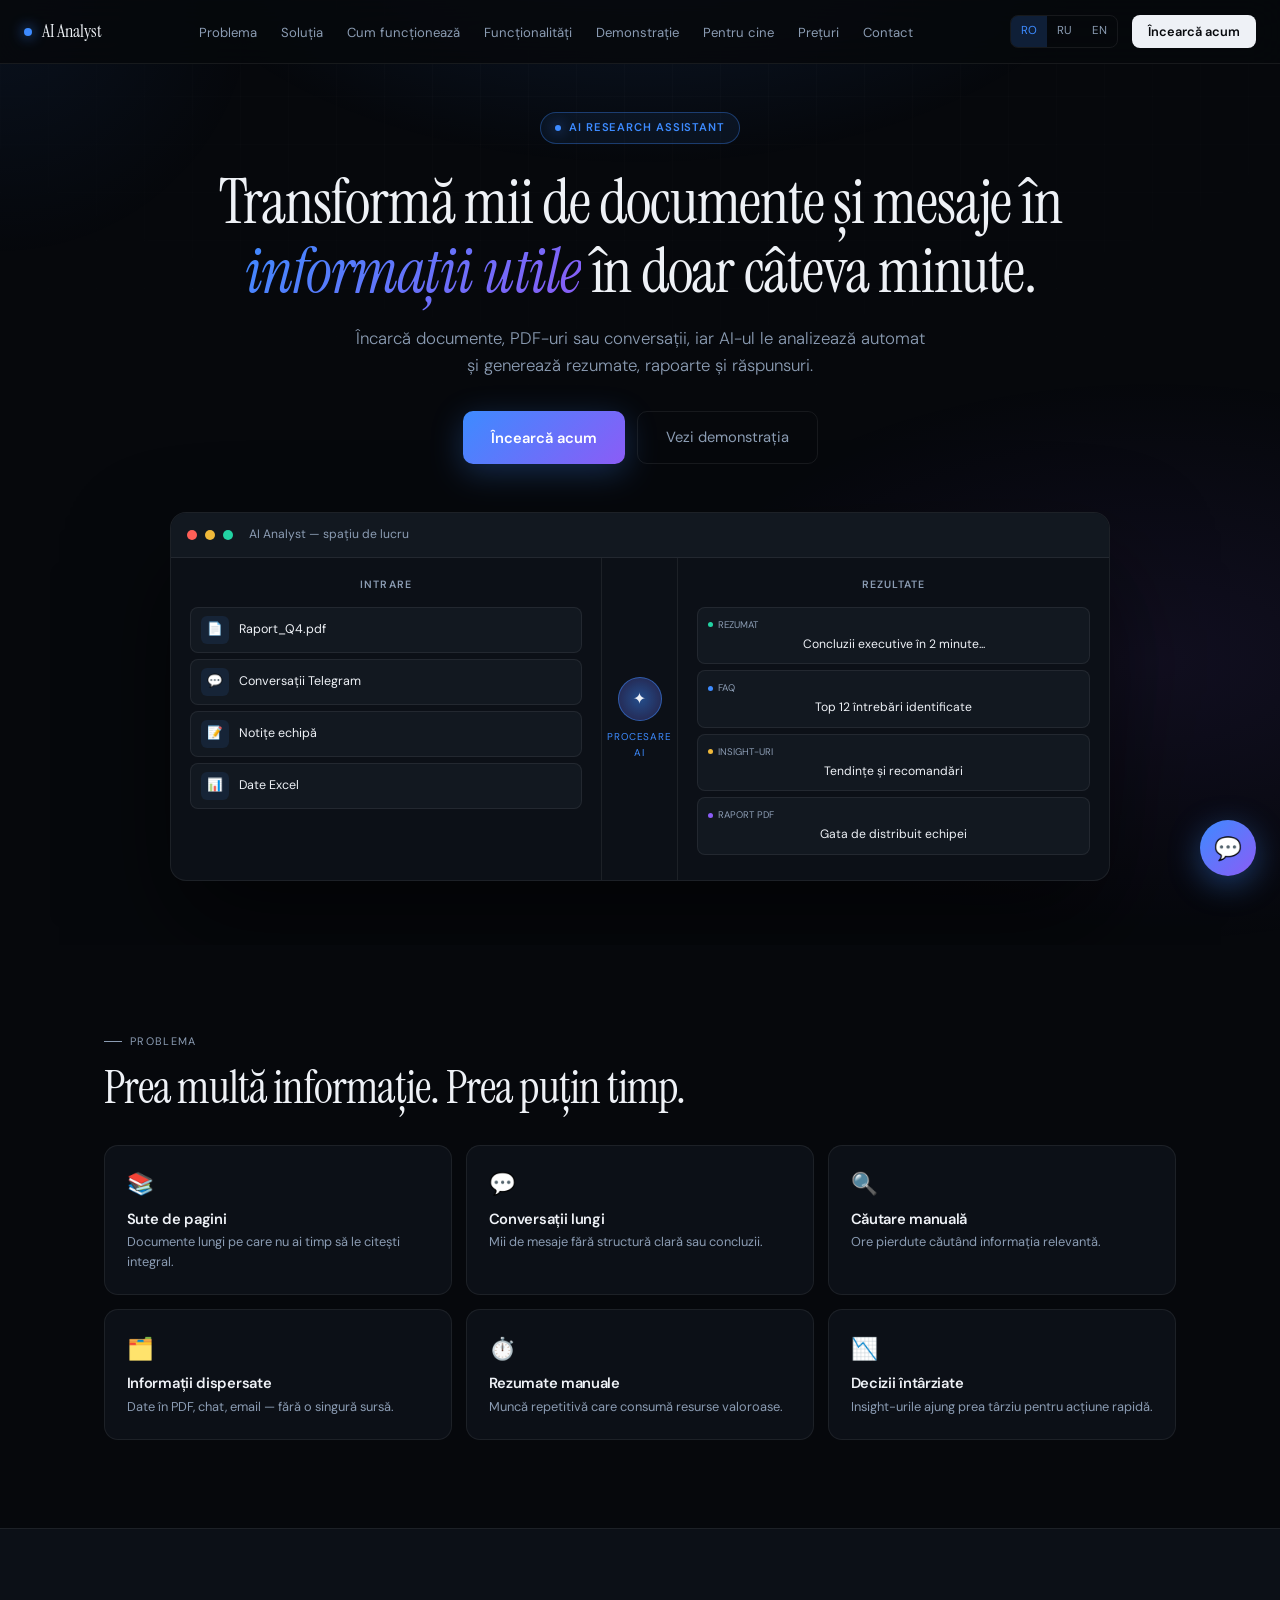
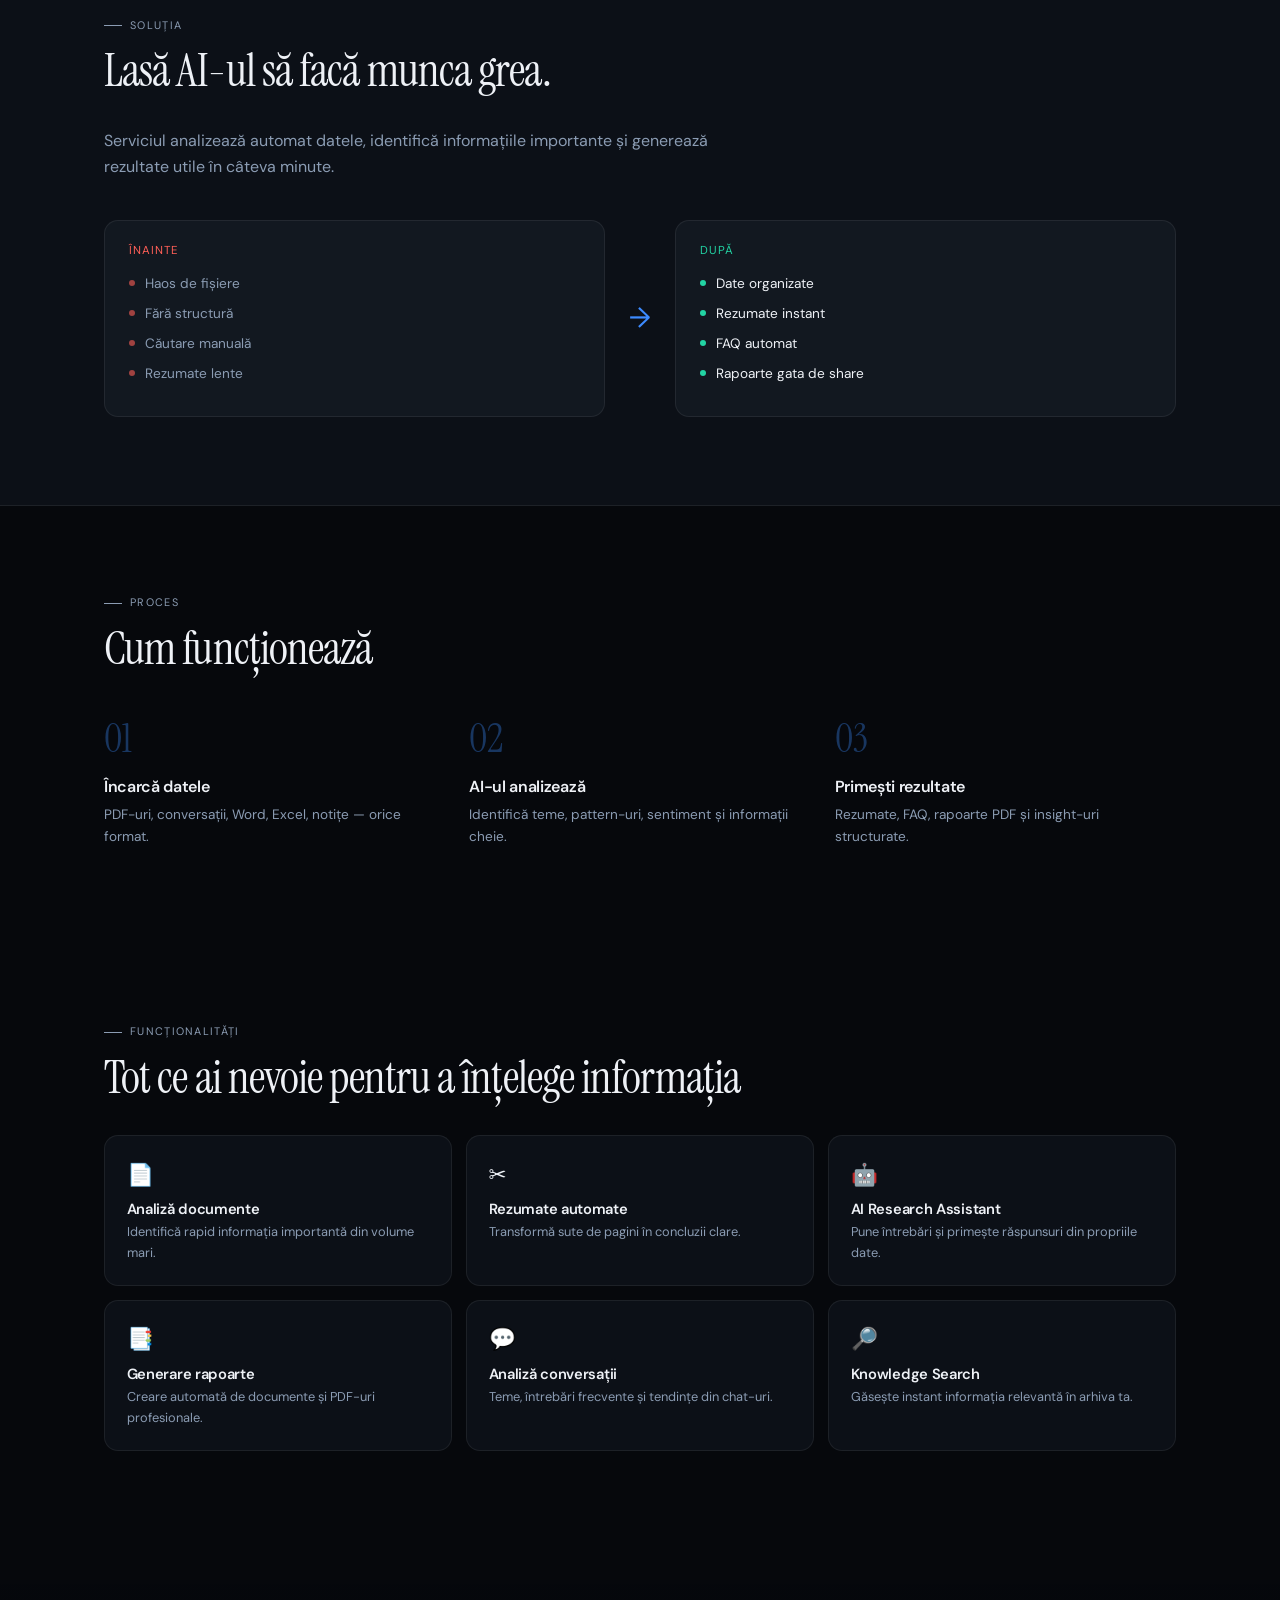
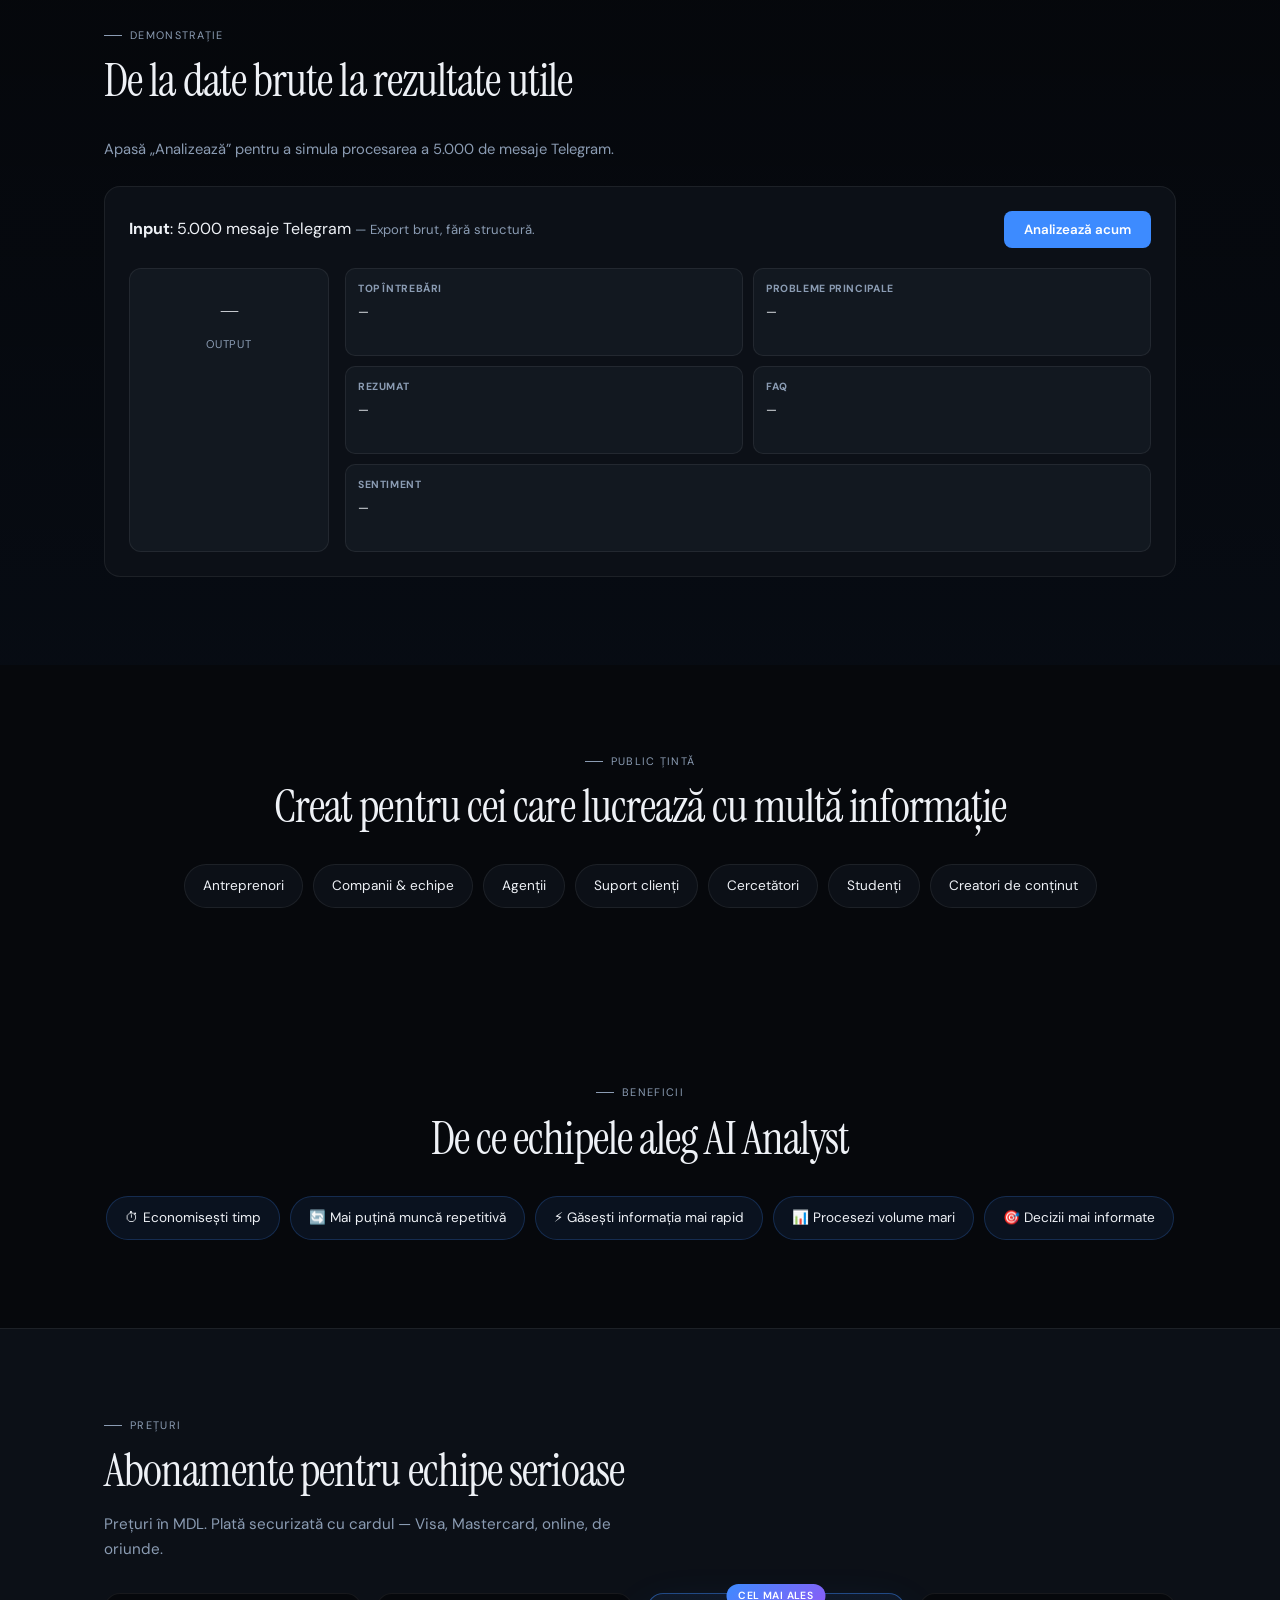
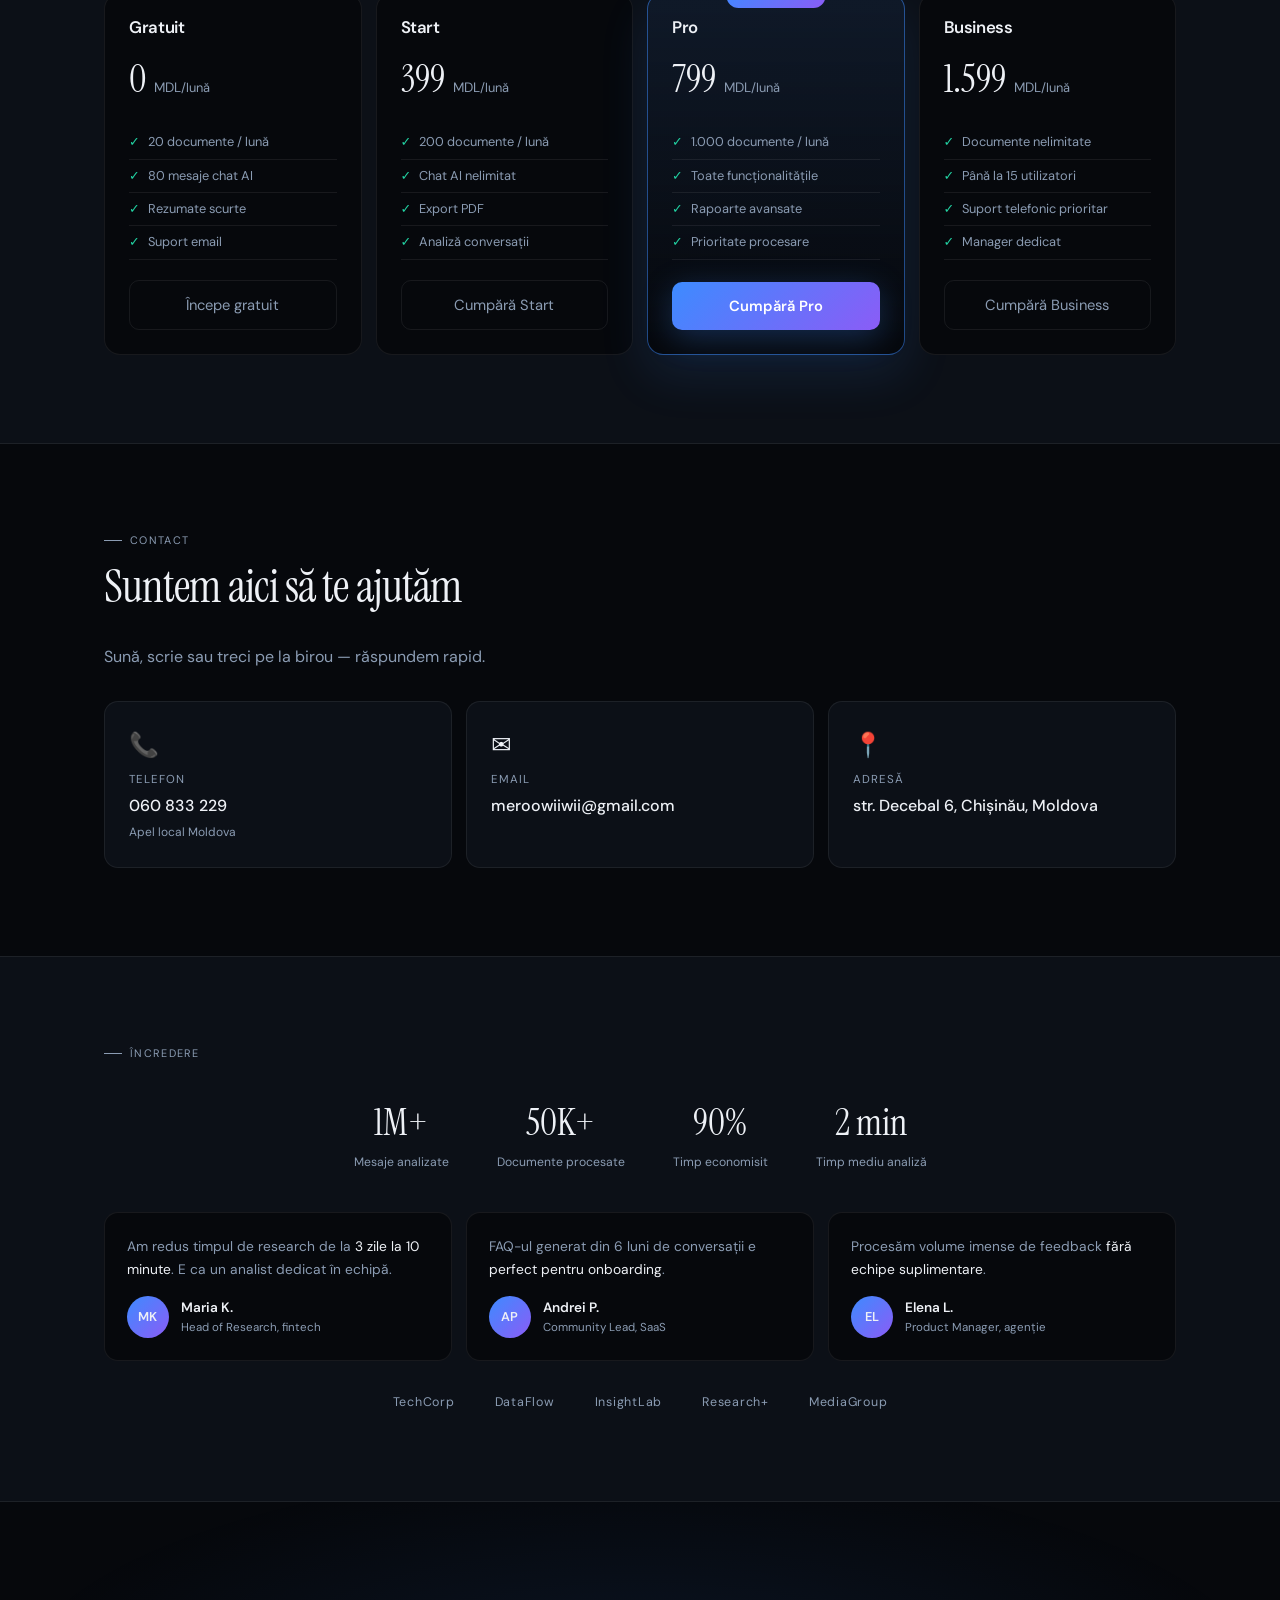
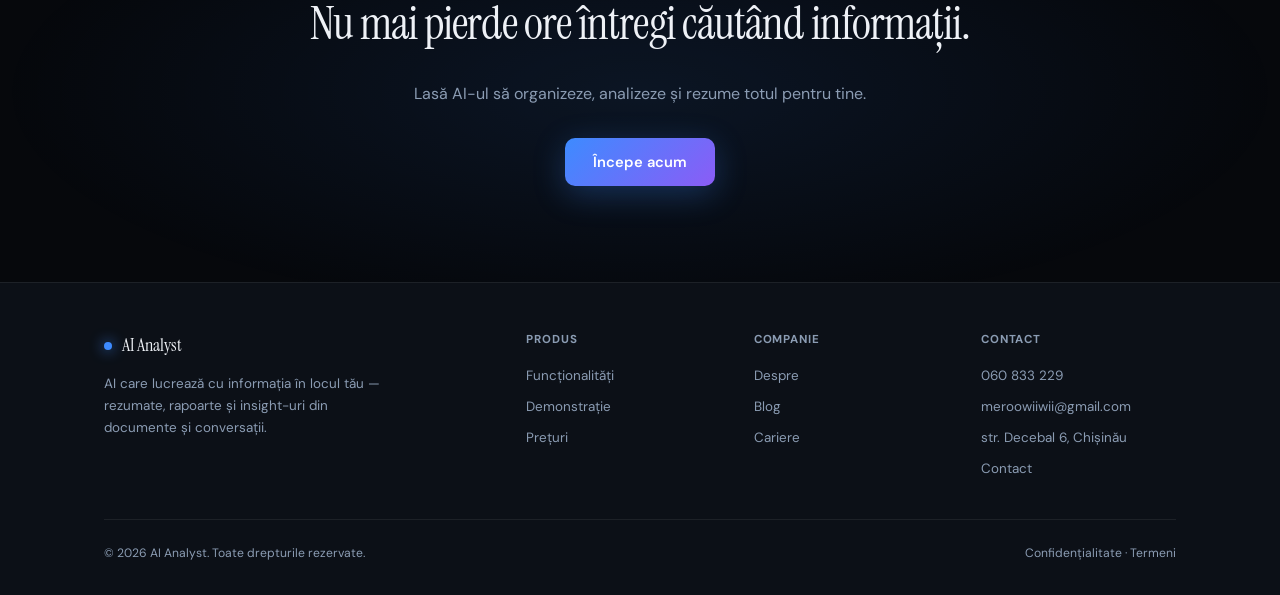
<file: index.html>
<!DOCTYPE html>
<html lang="ro">
<head>
  <meta charset="UTF-8">
  <meta name="viewport" content="width=device-width, initial-scale=1.0">
  <meta name="description" content="AI Analyst — transformă documente și conversații în rezumate, rapoarte și insight-uri utile.">
  <meta name="theme-color" content="#06080c">
  <meta property="og:title" content="AI Analyst">
  <meta property="og:description" content="AI care lucrează cu informația în locul tău.">
  <meta property="og:type" content="website">
  <title>AI Analyst — Asistent AI pentru analiza informației</title>
  <link rel="preconnect" href="https://fonts.googleapis.com">
  <link href="https://fonts.googleapis.com/css2?family=Instrument+Serif:ital@0;1&family=DM+Sans:ital,opsz,wght@0,9..40,300;0,9..40,400;0,9..40,500;0,9..40,600&display=swap" rel="stylesheet">
  <link rel="stylesheet" href="styles.css">
  <link rel="icon" href="data:image/svg+xml,<svg xmlns='http://www.w3.org/2000/svg' viewBox='0 0 100 100'><circle cx='50' cy='50' r='40' fill='%233d8bff'/></svg>">
</head>
<body>
  <div class="glow" id="glow" aria-hidden="true"></div>

  <nav id="nav">
    <a href="#" class="logo" aria-label="AI Analyst home">
      <span class="logo-dot"></span> AI Analyst
    </a>
    <ul class="nav-mid">
      <li><a href="#problema" data-i18n="nav.problem">Problema</a></li>
      <li><a href="#solutie" data-i18n="nav.solution">Soluția</a></li>
      <li><a href="#cum" data-i18n="nav.how">Cum funcționează</a></li>
      <li><a href="#features" data-i18n="nav.features">Funcționalități</a></li>
      <li><a href="#demo" data-i18n="nav.demo">Demonstrație</a></li>
      <li><a href="#audience" data-i18n="nav.audience">Pentru cine</a></li>
      <li><a href="#preturi" data-i18n="nav.pricing">Prețuri</a></li>
      <li><a href="#contact" data-i18n="nav.contact">Contact</a></li>
    </ul>
    <div class="nav-right">
      <div class="lang-switch" role="group" aria-label="Language">
        <button type="button" class="lang-btn active" data-lang="ro" aria-pressed="true">RO</button>
        <button type="button" class="lang-btn" data-lang="ru" aria-pressed="false">RU</button>
        <button type="button" class="lang-btn" data-lang="en" aria-pressed="false">EN</button>
      </div>
      <button type="button" class="btn-nav" data-open-modal data-i18n="nav.cta">Încearcă acum</button>
      <button type="button" class="menu-toggle" id="menuToggle" aria-label="Menu">☰</button>
    </div>
  </nav>

  <header class="hero" id="top">
    <div class="hero-bg"></div>
    <div class="hero-grid"></div>
    <div class="hero-inner">
      <div class="badge">
        <span class="logo-dot" style="width:6px;height:6px"></span>
        <span data-i18n="hero.badge">AI Research Assistant</span>
      </div>
      <h1 data-i18n="hero.title" data-i18n-html>Transformă mii de documente și mesaje în <em>informații utile</em> în doar câteva minute.</h1>
      <p class="hero-sub" data-i18n="hero.sub">Încarcă documente, PDF-uri sau conversații, iar AI-ul le analizează automat.</p>
      <div class="hero-actions">
        <button type="button" class="btn-primary" data-open-modal data-i18n="hero.cta1">Încearcă acum</button>
        <a href="#demo" class="btn-ghost" data-i18n="hero.cta2">Vezi demonstrația →</a>
      </div>

      <div class="pipeline" aria-label="Product workflow">
        <div class="pipeline-bar">
          <span class="dot dot-r"></span><span class="dot dot-y"></span><span class="dot dot-g"></span>
          <span style="margin-left:8px" data-i18n="pipeline.title">AI Analyst — spațiu de lucru</span>
        </div>
        <div class="pipeline-body">
          <div class="pipe-col">
            <div class="pipe-label" data-i18n="pipeline.input">Intrare</div>
            <div id="pipelineFiles"></div>
          </div>
          <div class="pipe-mid">
            <div class="orb" aria-hidden="true">✦</div>
            <span style="font-size:.62rem;color:var(--accent);text-transform:uppercase;letter-spacing:.08em" data-i18n="pipeline.process">Procesare AI</span>
          </div>
          <div class="pipe-col">
            <div class="pipe-label" data-i18n="pipeline.output">Rezultate</div>
            <div id="pipelineOutputs"></div>
          </div>
        </div>
      </div>
    </div>
  </header>

  <main>
    <section id="problema">
      <div class="container">
        <div class="section-tag reveal" data-i18n="problem.tag">Problema</div>
        <h2 class="reveal" data-i18n="problem.title">Prea multă informație. Prea puțin timp.</h2>
        <div class="grid-3" id="problemGrid"></div>
      </div>
    </section>

    <div class="solution-wrap" id="solutie">
      <div class="container">
        <div class="section-tag reveal" data-i18n="solution.tag">Soluția</div>
        <h2 class="reveal" data-i18n="solution.title">Lasă AI-ul să facă munca grea.</h2>
        <p class="solution-desc reveal" data-i18n="solution.desc">Serviciul analizează automat datele...</p>
        <div class="ba-grid reveal">
          <div class="ba-box before">
            <h3 id="beforeTitle">Înainte</h3>
            <ul id="beforeList"></ul>
          </div>
          <div class="ba-arrow" aria-hidden="true">→</div>
          <div class="ba-box after">
            <h3 id="afterTitle">După</h3>
            <ul id="afterList"></ul>
          </div>
        </div>
      </div>
    </div>

    <section id="cum">
      <div class="container">
        <div class="section-tag reveal" data-i18n="how.tag">Proces</div>
        <h2 class="reveal" data-i18n="how.title">Cum funcționează</h2>
        <div class="steps" id="stepsRow"></div>
      </div>
    </section>

    <section id="features">
      <div class="container">
        <div class="section-tag reveal" data-i18n="features.tag">Funcționalități</div>
        <h2 class="reveal" data-i18n="features.title">Tot ce ai nevoie</h2>
        <div class="grid-3" id="featuresGrid"></div>
      </div>
    </section>

    <section id="demo" class="demo-section">
      <div class="container">
        <div class="section-tag reveal" data-i18n="demo.tag">Demonstrație</div>
        <h2 class="reveal" data-i18n="demo.title">De la date brute la rezultate utile</h2>
        <p class="reveal" style="color:var(--muted);font-size:.92rem" data-i18n="demo.subtitle">Apasă Analizează...</p>

        <div class="demo-panel reveal">
          <div class="demo-header">
            <div>
              <strong data-i18n="demo.inputLabel">Input</strong>:
              <span data-i18n="demo.inputValue">5.000 mesaje Telegram</span>
              <span style="color:var(--muted);font-size:.82rem"> — <span data-i18n="demo.inputDesc">export brut</span></span>
            </div>
            <div style="display:flex;align-items:center;gap:1rem;flex-wrap:wrap">
              <div class="demo-status" id="demoStatus"></div>
              <button type="button" class="demo-run" id="runDemoBtn" data-i18n="demo.run">Analizează acum</button>
            </div>
          </div>
          <div class="demo-grid">
            <div class="demo-metric">
              <div class="num" id="processedCount">—</div>
              <div class="lbl" data-i18n="demo.outputLabel">Procesate</div>
            </div>
            <div class="demo-cards">
              <div class="demo-card"><h4 data-i18n="demo.cards.q">Top întrebări</h4><p id="outQ">—</p></div>
              <div class="demo-card"><h4 data-i18n="demo.cards.issues">Probleme</h4><p id="outIssues">—</p></div>
              <div class="demo-card"><h4 data-i18n="demo.cards.summary">Rezumat</h4><p id="outSummary">—</p></div>
              <div class="demo-card"><h4 data-i18n="demo.cards.faq">FAQ</h4><p id="outFaq">—</p></div>
              <div class="demo-card" style="grid-column:1/-1"><h4 data-i18n="demo.cards.sentiment">Sentiment</h4><p id="outSentiment">—</p></div>
            </div>
          </div>
          <ul id="demoOutputList" style="display:none"></ul>
        </div>
      </div>
    </section>

    <section id="audience">
      <div class="container" style="text-align:center">
        <div class="section-tag reveal" style="justify-content:center" data-i18n="audience.tag">Public țintă</div>
        <h2 class="reveal" data-i18n="audience.title">Creat pentru cei care lucrează cu multă informație</h2>
        <div class="audience-tags reveal" id="audienceTags"></div>
      </div>
    </section>

    <section>
      <div class="container" style="text-align:center">
        <div class="section-tag reveal" style="justify-content:center" data-i18n="benefits.tag">Beneficii</div>
        <h2 class="reveal" data-i18n="benefits.title">De ce echipele aleg AI Analyst</h2>
        <div class="benefits-row reveal" id="benefitsRow"></div>
      </div>
    </section>

    <section id="preturi" style="background:var(--surface);border-block:1px solid var(--border)">
      <div class="container">
        <div class="section-tag reveal" data-i18n="pricing.tag">Prețuri</div>
        <h2 class="reveal" data-i18n="pricing.title">Abonamente accesibile</h2>
        <p class="reveal pricing-sub" data-i18n="pricing.subtitle" style="color:var(--muted);max-width:560px;margin:-1rem 0 2rem;font-size:.95rem"></p>
        <div class="pricing-grid reveal" id="pricingGrid"></div>
      </div>
    </section>

    <section id="contact">
      <div class="container">
        <div class="section-tag reveal" data-i18n="contact.tag">Contact</div>
        <h2 class="reveal" data-i18n="contact.title">Suntem aici să te ajutăm</h2>
        <p class="reveal" style="color:var(--muted);margin-bottom:2rem" data-i18n="contact.subtitle"></p>
        <div class="contact-grid reveal">
          <a href="tel:+37360833229" class="contact-card">
            <span class="contact-icon">📞</span>
            <span class="contact-label" data-i18n="contact.phoneLabel">Telefon</span>
            <strong data-i18n="contact.phone">060 833 229</strong>
            <span class="contact-hint" data-i18n="contact.callHint">Apel local Moldova</span>
          </a>
          <a href="mailto:meroowiiwii@gmail.com" class="contact-card">
            <span class="contact-icon">✉️</span>
            <span class="contact-label" data-i18n="contact.emailLabel">Email</span>
            <strong>meroowiiwii@gmail.com</strong>
          </a>
          <div class="contact-card static">
            <span class="contact-icon">📍</span>
            <span class="contact-label" data-i18n="contact.addressLabel">Adresă</span>
            <strong data-i18n="contact.address">str. Decebal 6, Chișinău, Moldova</strong>
          </div>
        </div>
      </div>
    </section>

    <section class="trust-section">
      <div class="container">
        <div class="section-tag reveal" data-i18n="proof.tag">Încredere</div>
        <div class="stats-row reveal" id="statsRow"></div>
        <div class="testimonials reveal" id="testimonialsGrid"></div>
        <div class="logos-row reveal" id="logosRow"></div>
      </div>
    </section>

    <section class="cta-final">
      <div class="container reveal">
        <h2 data-i18n="cta.title">Nu mai pierde ore întregi căutând informații.</h2>
        <p class="cta-sub" data-i18n="cta.sub">Lasă AI-ul să organizeze totul pentru tine.</p>
        <button type="button" class="btn-primary" data-open-modal data-i18n="cta.btn">Începe acum</button>
      </div>
    </section>
  </main>

  <footer>
    <div class="container">
      <div class="footer-grid">
        <div>
          <a href="#" class="logo"><span class="logo-dot"></span> AI Analyst</a>
          <p class="footer-desc" data-i18n="footer.desc">AI care lucrează cu informația în locul tău.</p>
        </div>
        <div class="footer-col">
          <h4 data-i18n="footer.product">Produs</h4>
          <ul>
            <li><a href="#features" data-i18n="footer.links.features">Funcționalități</a></li>
            <li><a href="#demo" data-i18n="footer.links.demo">Demonstrație</a></li>
            <li><a href="#preturi" data-i18n="footer.links.pricing">Prețuri</a></li>
          </ul>
        </div>
        <div class="footer-col">
          <h4 data-i18n="footer.company">Companie</h4>
          <ul>
            <li><a href="#" data-i18n="footer.links.about">Despre</a></li>
            <li><a href="#" data-i18n="footer.links.blog">Blog</a></li>
            <li><a href="#" data-i18n="footer.links.careers">Cariere</a></li>
          </ul>
        </div>
        <div class="footer-col">
          <h4 data-i18n="footer.contact">Contact</h4>
          <ul>
            <li><a href="tel:+37360833229">060 833 229</a></li>
            <li><a href="mailto:meroowiiwii@gmail.com">meroowiiwii@gmail.com</a></li>
            <li><span style="color:var(--muted);font-size:.84rem">str. Decebal 6, Chișinău</span></li>
            <li><a href="#contact" data-i18n="nav.contact">Contact</a></li>
          </ul>
        </div>
      </div>
      <div class="footer-bottom">
        <span data-i18n="footer.copy">© 2026 AI Analyst</span>
        <span><a href="privacy.html" data-i18n="footer.privacy">Confidențialitate</a> · <a href="terms.html" data-i18n="footer.terms">Termeni</a></span>
      </div>
    </div>
  </footer>

  <!-- Checkout / plată card -->
  <div class="modal checkout-modal" id="checkoutModal" role="dialog" aria-modal="true">
    <div class="modal-box checkout-box">
      <button type="button" class="modal-close" id="checkoutClose" aria-label="Close">×</button>

      <div class="checkout-step" data-step="form">
        <h2 id="checkoutTitle" data-i18n="checkout.title">Finalizare comandă</h2>
        <p class="sub" data-i18n="checkout.subtitle">Plată securizată cu cardul</p>
        <p class="form-error" id="checkoutError" hidden></p>

        <div class="checkout-summary">
          <div><span data-i18n="checkout.plan">Abonament</span>: <strong id="checkoutPlanName">Pro</strong></div>
          <div class="price-breakdown">
            <span data-i18n="checkout.subtotal">Subtotal</span>: <span id="checkoutSubtotal">799 MDL</span>
          </div>
          <div class="price-breakdown" id="checkoutVatRow">
            <span data-i18n="checkout.vat">TVA (20%)</span>: <span id="checkoutVat">160 MDL</span>
          </div>
          <div class="checkout-total">
            <span data-i18n="checkout.totalToday">Total de plată azi</span>:
            <strong id="checkoutTotal">959 MDL</strong>
            <span class="per-month-note" data-i18n="checkout.perMonth">/lună</span>
          </div>
          <span id="checkoutPlanPrice" hidden>959 MDL</span>
        </div>

        <form id="checkoutForm">
          <h3 class="checkout-h3" data-i18n="checkout.billingTitle">Date facturare</h3>
          <div class="form-row">
            <div class="form-group"><label for="chkName" data-i18n="checkout.fullName">Nume</label><input id="chkName" required autocomplete="name"></div>
            <div class="form-group"><label for="chkEmail" data-i18n="checkout.email">Email</label><input type="email" id="chkEmail" required autocomplete="email"></div>
          </div>
          <div class="form-row">
            <div class="form-group"><label for="chkPhone" data-i18n="checkout.phone">Telefon</label><input type="tel" id="chkPhone" required placeholder="060 833 229" autocomplete="tel"></div>
            <div class="form-group"><label for="chkCompany" data-i18n="checkout.company">Companie</label><input id="chkCompany" autocomplete="organization"></div>
          </div>

          <div id="checkoutCardBlock">
            <h3 class="checkout-h3" data-i18n="checkout.cardTitle">Card bancar</h3>
            <div class="card-brands">
              <span data-i18n="checkout.cardAccepted">Acceptăm</span>
              <span class="card-brand-icon visa active" data-brand="visa">VISA</span>
              <span class="card-brand-icon mastercard" data-brand="mastercard">MC</span>
              <span class="card-brand-icon maestro" data-brand="maestro">Maestro</span>
            </div>
            <div class="pci-box">
              <strong data-i18n="checkout.pciTitle">Plată securizată</strong>
              <p data-i18n="checkout.pciText">SSL · 3D Secure</p>
            </div>
            <div class="form-group">
              <label for="chkCard" data-i18n="checkout.cardNumber">Număr card</label>
              <input id="chkCard" inputmode="numeric" autocomplete="cc-number" placeholder="4111 1111 1111 1111" required>
            </div>
            <div class="form-row form-row-3">
              <div class="form-group"><label for="chkExpiry" data-i18n="checkout.cardExpiry">Expiră</label><input id="chkExpiry" inputmode="numeric" autocomplete="cc-exp" placeholder="12/28" required></div>
              <div class="form-group"><label for="chkCvv" data-i18n="checkout.cardCvv">CVV</label><input id="chkCvv" inputmode="numeric" autocomplete="cc-csc" placeholder="123" required></div>
              <div class="form-group form-span-2"><label for="chkCardName" data-i18n="checkout.cardName">Titular</label><input id="chkCardName" autocomplete="cc-name" required></div>
            </div>
          </div>

          <h3 class="checkout-h3" data-i18n="checkout.addressTitle">Adresă</h3>
          <div class="form-row">
            <div class="form-group"><label for="chkCountry" data-i18n="checkout.country">Țară</label><input id="chkCountry" value="Moldova" required></div>
            <div class="form-group"><label for="chkCity" data-i18n="checkout.city">Oraș</label><input id="chkCity" value="Chișinău" required></div>
          </div>
          <div class="form-group"><label for="chkAddress" data-i18n="checkout.address">Adresă</label><input id="chkAddress" value="str. Decebal 6" required></div>

          <label class="terms-check"><input type="checkbox" id="chkAutoRenew"> <span data-i18n="checkout.autoRenew">Reînnoire automată</span></label>
          <label class="terms-check"><input type="checkbox" id="chkInvoice"> <span data-i18n="checkout.invoice">Factură fiscală</span></label>
          <div class="form-group" id="chkIdnoRow" hidden>
            <label for="chkIdno" data-i18n="checkout.idno">IDNO</label>
            <input id="chkIdno" placeholder="1234567890123">
          </div>
          <label class="terms-check"><input type="checkbox" id="chkTerms" required> <span data-i18n="checkout.terms">Accept <a href="terms.html" target="_blank">termenii</a> și <a href="privacy.html" target="_blank">confidențialitatea</a></span></label>

          <button type="submit" class="btn-primary checkout-pay-btn" id="checkoutPayBtn" data-i18n="checkout.pay">Plătește acum</button>
        </form>
      </div>

      <div class="checkout-step" data-step="processing" hidden>
        <div class="checkout-loader"></div>
        <p id="checkoutProcessingText" data-i18n="checkout.processing">Procesăm plata...</p>
      </div>

      <div class="checkout-step" data-step="3ds" hidden>
        <h2 data-i18n="checkout.threeDsTitle">3D Secure</h2>
        <p class="sub" data-i18n="checkout.threeDsHint">Cod SMS</p>
        <div class="form-group"><label for="chk3dsCode" data-i18n="checkout.threeDsCode">Cod</label><input id="chk3dsCode" inputmode="numeric" maxlength="8" placeholder="123456"></div>
        <button type="button" class="btn-primary" id="checkout3dsBtn" style="width:100%" data-i18n="checkout.threeDsConfirm">Confirmă</button>
      </div>

      <div class="checkout-step" data-step="failed" hidden>
        <div class="checkout-fail-icon">✕</div>
        <h2 data-i18n="checkout.failedTitle">Plată eșuată</h2>
        <p id="checkoutFailedMsg" style="color:var(--muted);margin:1rem 0"></p>
        <button type="button" class="btn-primary" id="checkoutRetryBtn" style="width:100%" data-i18n="checkout.retry">Încearcă din nou</button>
      </div>

      <div class="checkout-step" data-step="success" hidden>
        <div class="checkout-success-icon">✓</div>
        <h2 data-i18n="checkout.successTitle">Plată reușită!</h2>
        <p id="checkoutSuccessPlan"></p>
        <p class="order-id"><span data-i18n="checkout.successOrder">Comandă</span>: <strong id="checkoutOrderId"></strong></p>
        <p class="order-id"><span data-i18n="checkout.transactionId">Tranzacție</span>: <strong id="checkoutTransactionId"></strong></p>
        <button type="button" class="btn-primary" id="checkoutDoneBtn" style="width:100%;margin-top:1rem" data-i18n="checkout.close">Închide</button>
      </div>
    </div>
  </div>

  <!-- Lead form modal -->
  <div class="modal" id="leadModal" role="dialog" aria-modal="true" aria-labelledby="modalTitle">
    <div class="modal-box" style="position:relative">
      <button type="button" class="modal-close" id="closeModal" aria-label="Close">×</button>
      <h2 id="modalTitle" data-i18n="form.title">Solicită o demonstrație</h2>
      <p class="sub" data-i18n="form.sub">Completează formularul...</p>
      <p class="form-error" id="formError" hidden></p>
      <p class="form-success" id="formSuccess" hidden data-i18n="form.success">Mulțumim!</p>
      <form id="leadForm">
        <div class="form-group">
          <label for="fName" data-i18n="form.name">Nume</label>
          <input type="text" id="fName" name="name" required autocomplete="name">
        </div>
        <div class="form-group">
          <label for="fEmail" data-i18n="form.email">Email</label>
          <input type="email" id="fEmail" name="email" required autocomplete="email">
        </div>
        <div class="form-group">
          <label for="fCompany" data-i18n="form.company">Companie</label>
          <input type="text" id="fCompany" name="company" autocomplete="organization">
        </div>
        <div class="form-group">
          <label for="fMessage" data-i18n="form.message">Mesaj</label>
          <textarea id="fMessage" name="message"></textarea>
        </div>
        <button type="submit" class="btn-primary" style="width:100%" data-i18n="form.submit">Trimite</button>
      </form>
    </div>
  </div>

  <!-- AI Chat Assistant -->
  <button type="button" class="chat-fab" id="chatFab" aria-label="Open chat">
    <span class="chat-fab-icon">💬</span>
  </button>
  <div class="chat-panel" id="chatPanel" aria-hidden="true">
    <div class="chat-header">
      <div>
        <strong data-i18n="chat.title">Claude · AI Analyst</strong>
        <p data-i18n="chat.subtitle">Powered by Claude</p>
      </div>
      <button type="button" class="chat-close" id="chatClose" aria-label="Close">×</button>
    </div>
    <div class="chat-messages" id="chatMessages"></div>
    <form class="chat-form" id="chatForm">
      <input type="text" id="chatInput" autocomplete="off" data-i18n-placeholder="chat.placeholder" placeholder="Scrie mesajul tău...">
      <button type="submit" class="chat-send" data-i18n="chat.send">Trimite</button>
    </form>
  </div>

  <script src="config.js"></script>
  <script src="payment-config.js"></script>
  <script src="payment-gateway.js"></script>
  <script src="i18n.js"></script>
  <script src="checkout.js"></script>
  <script src="chat.js"></script>
  <script src="voice.js"></script>
  <script src="app.js"></script>
</body>
</html>
</file>
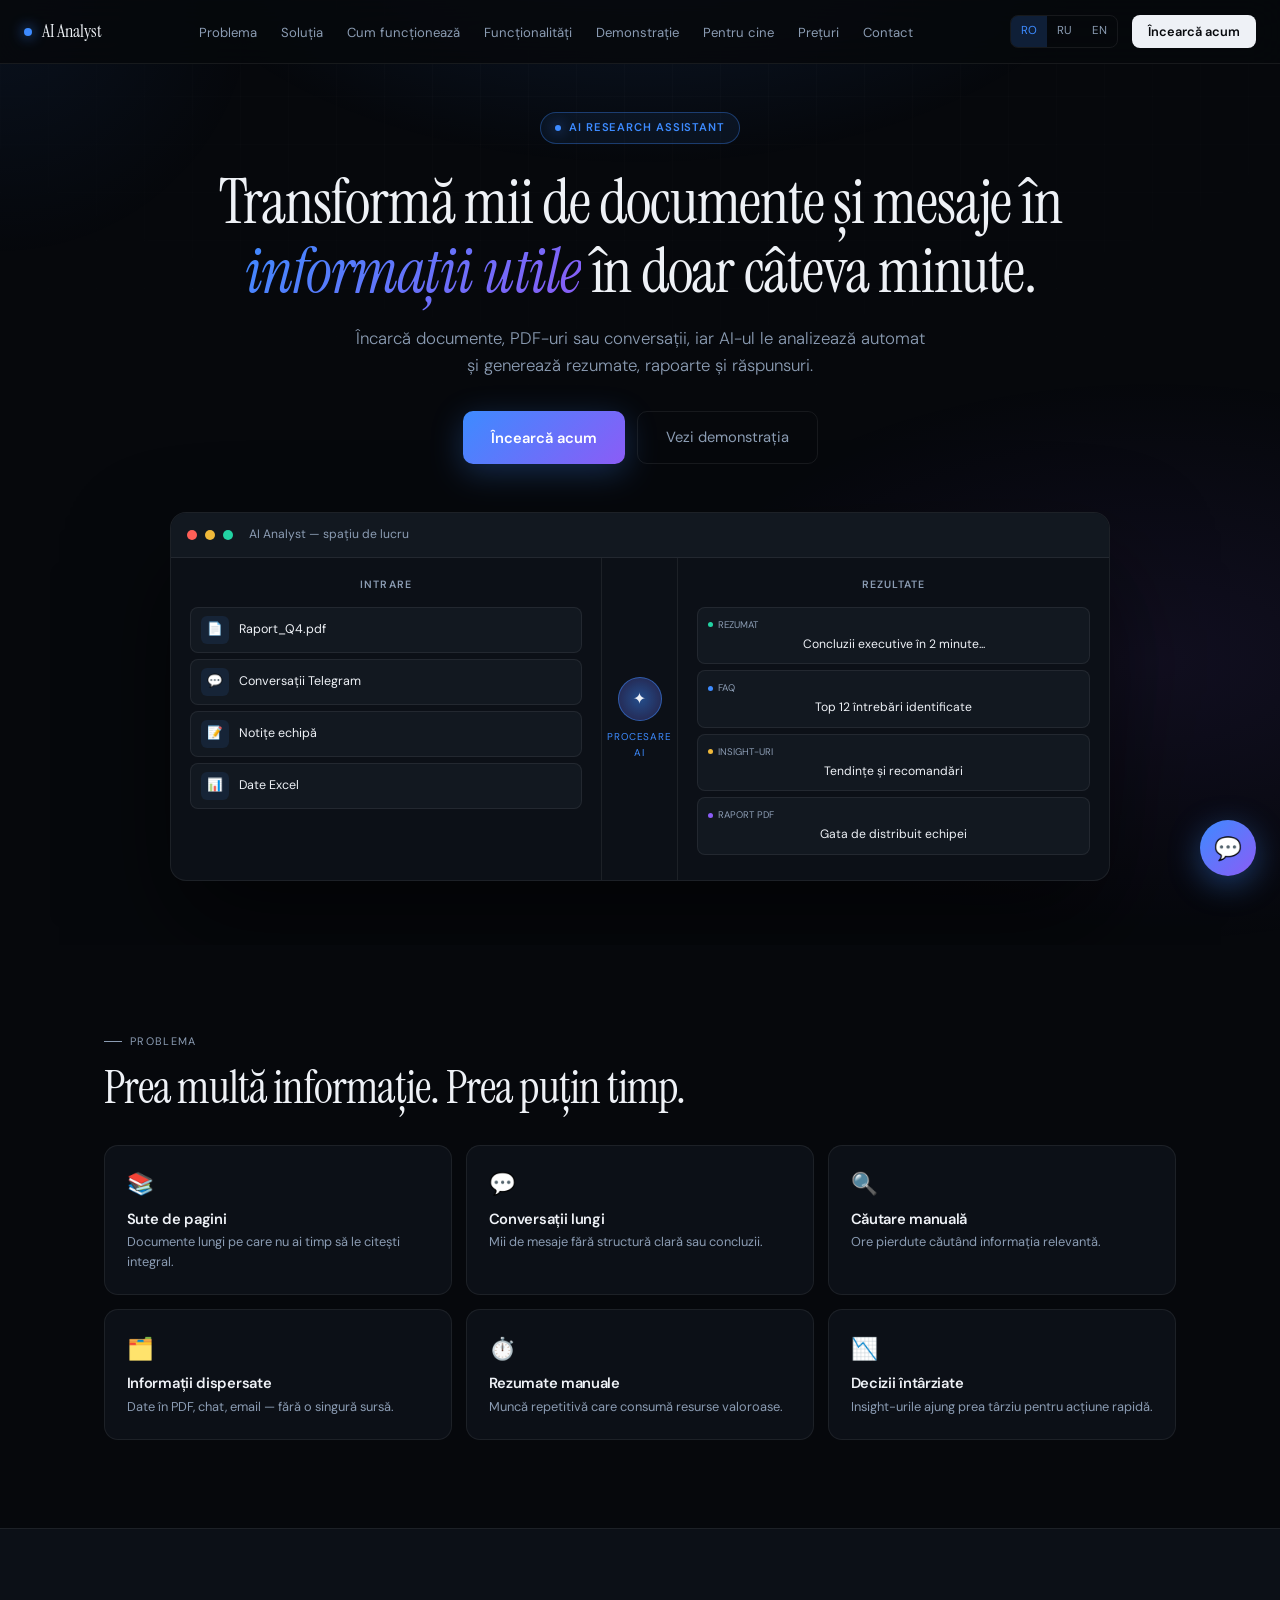
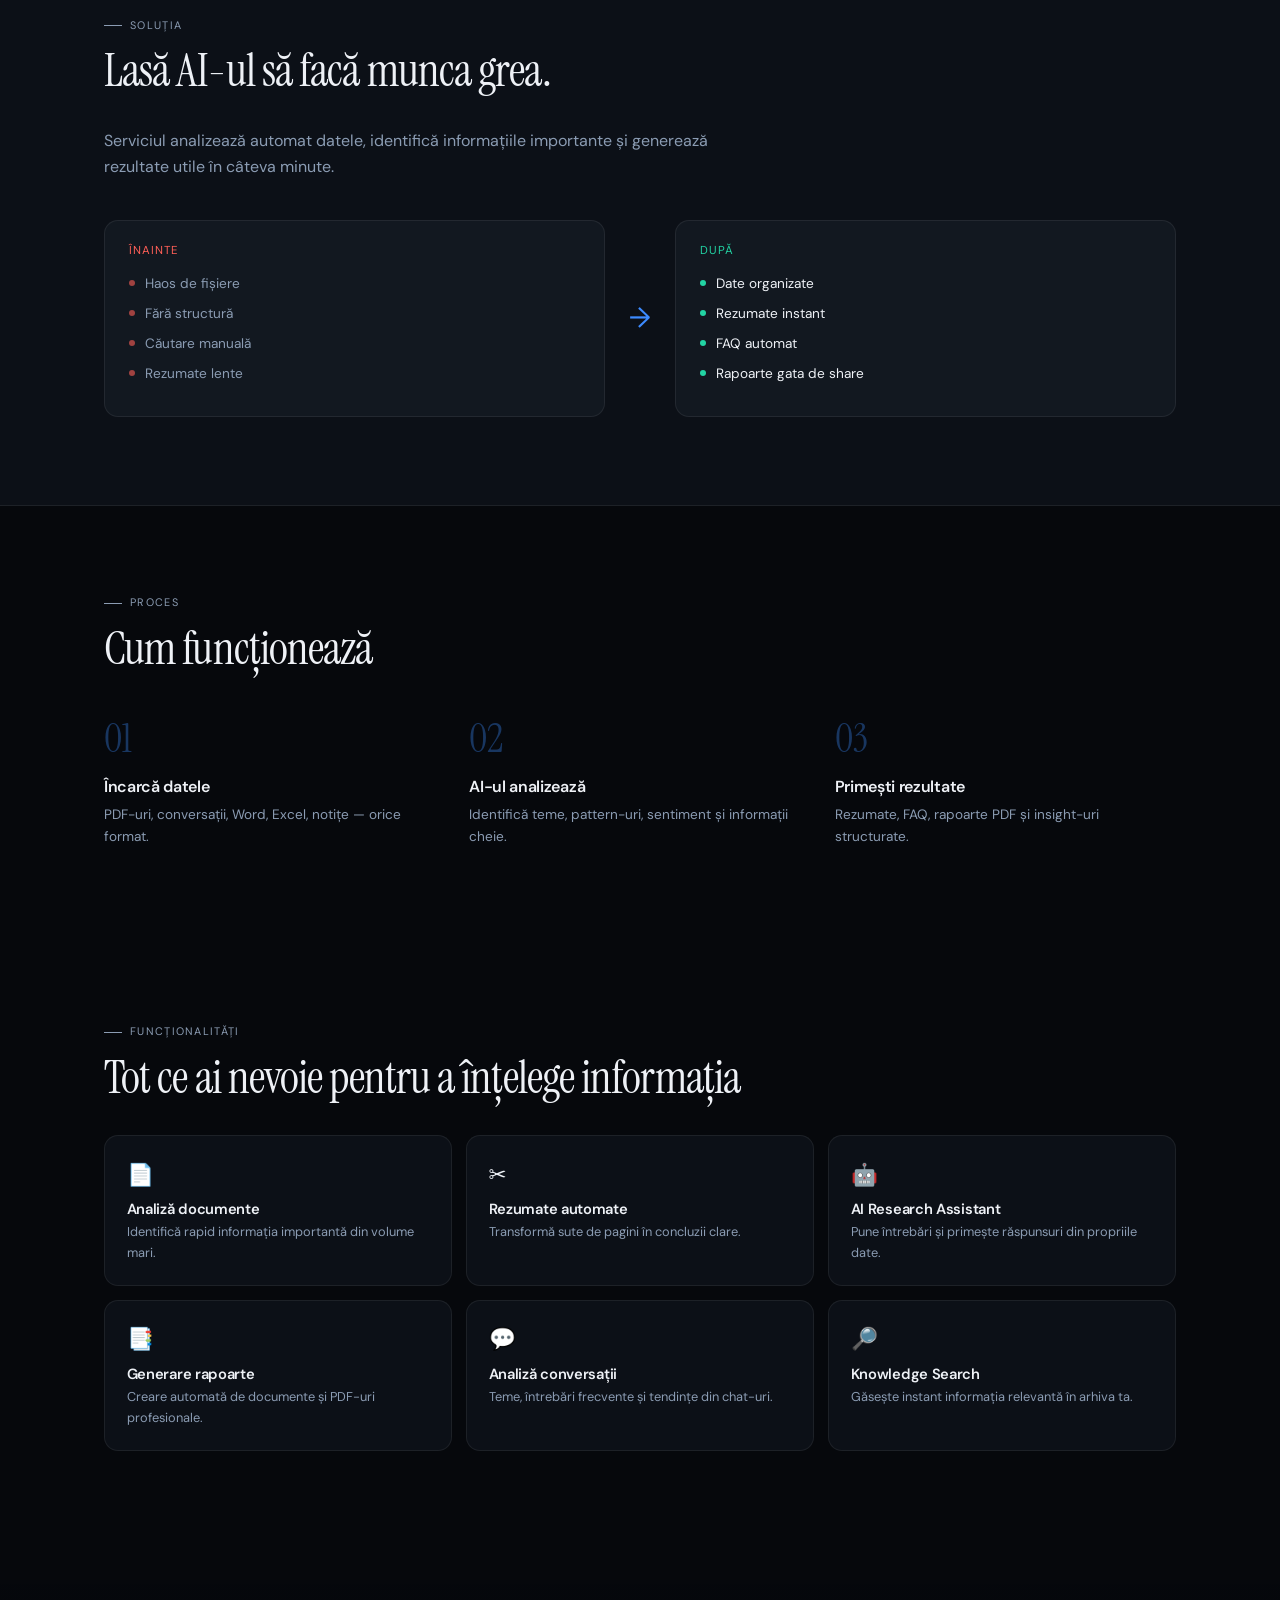
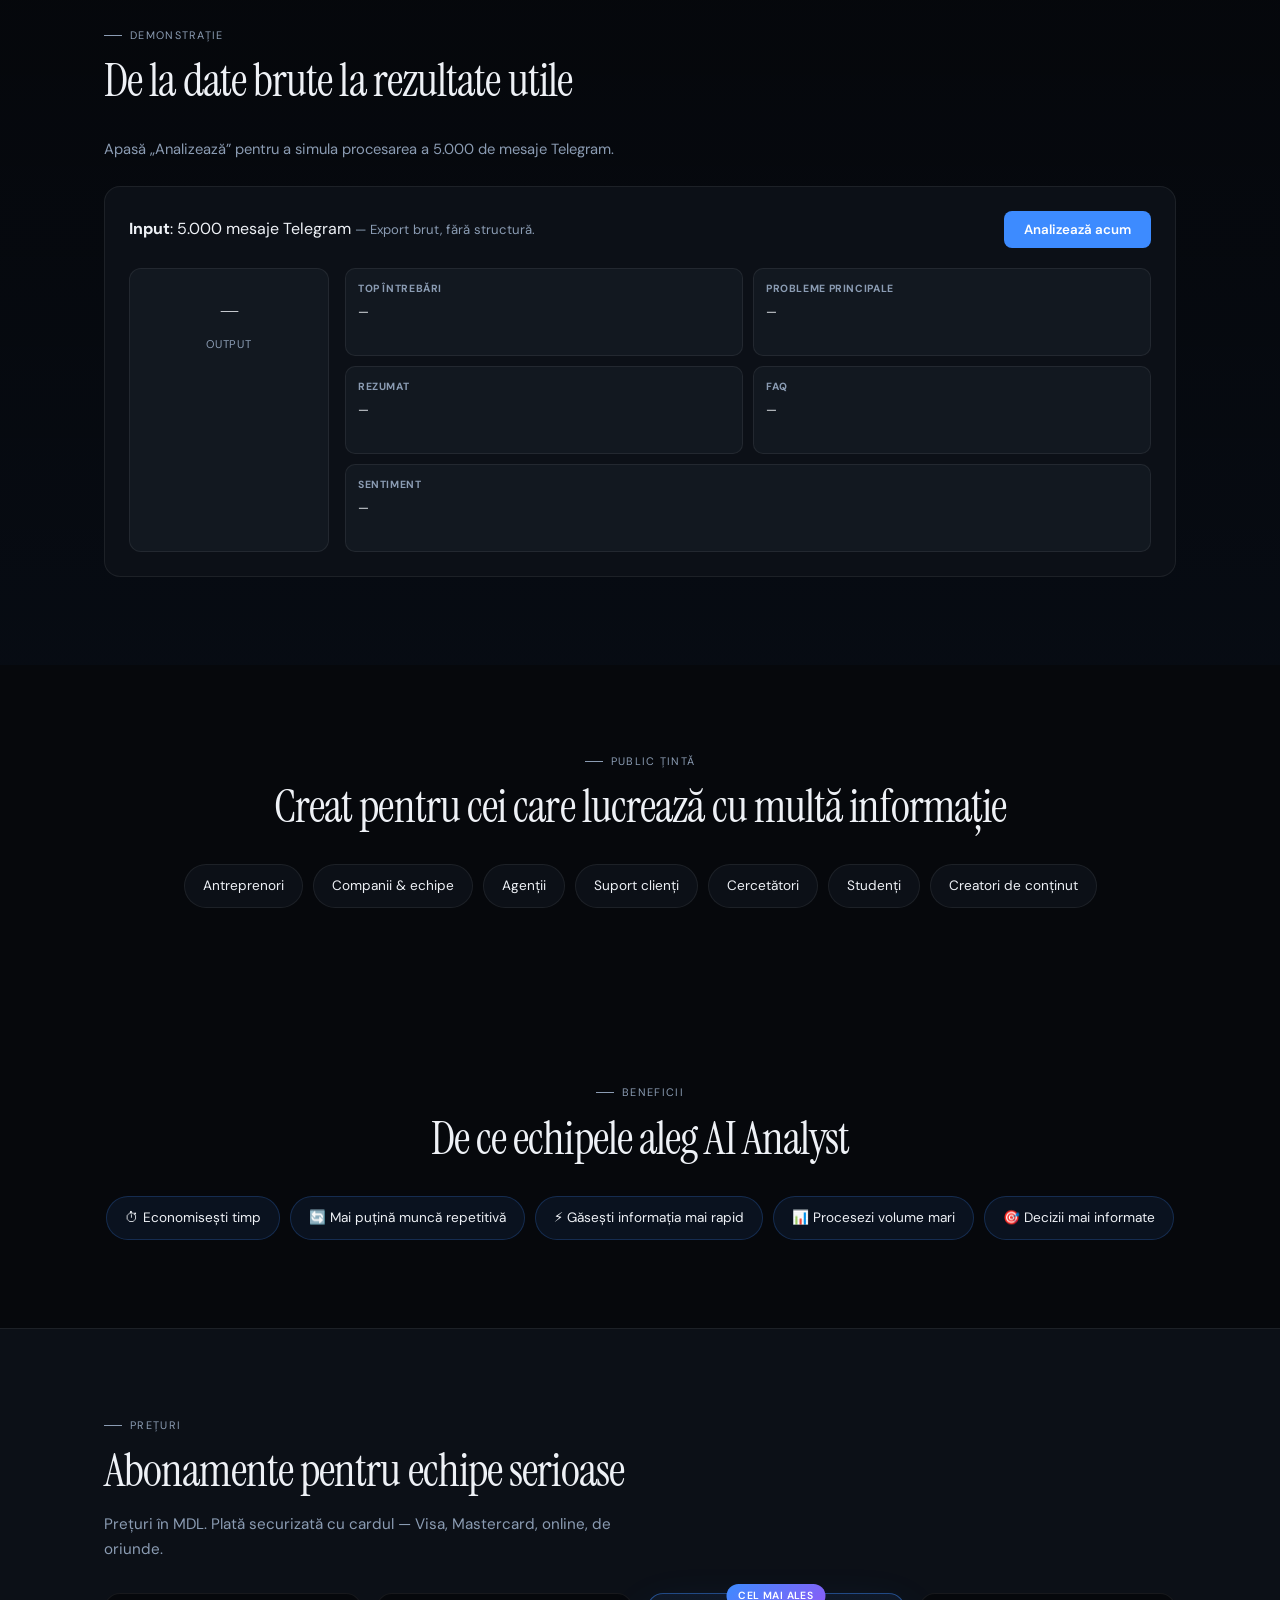
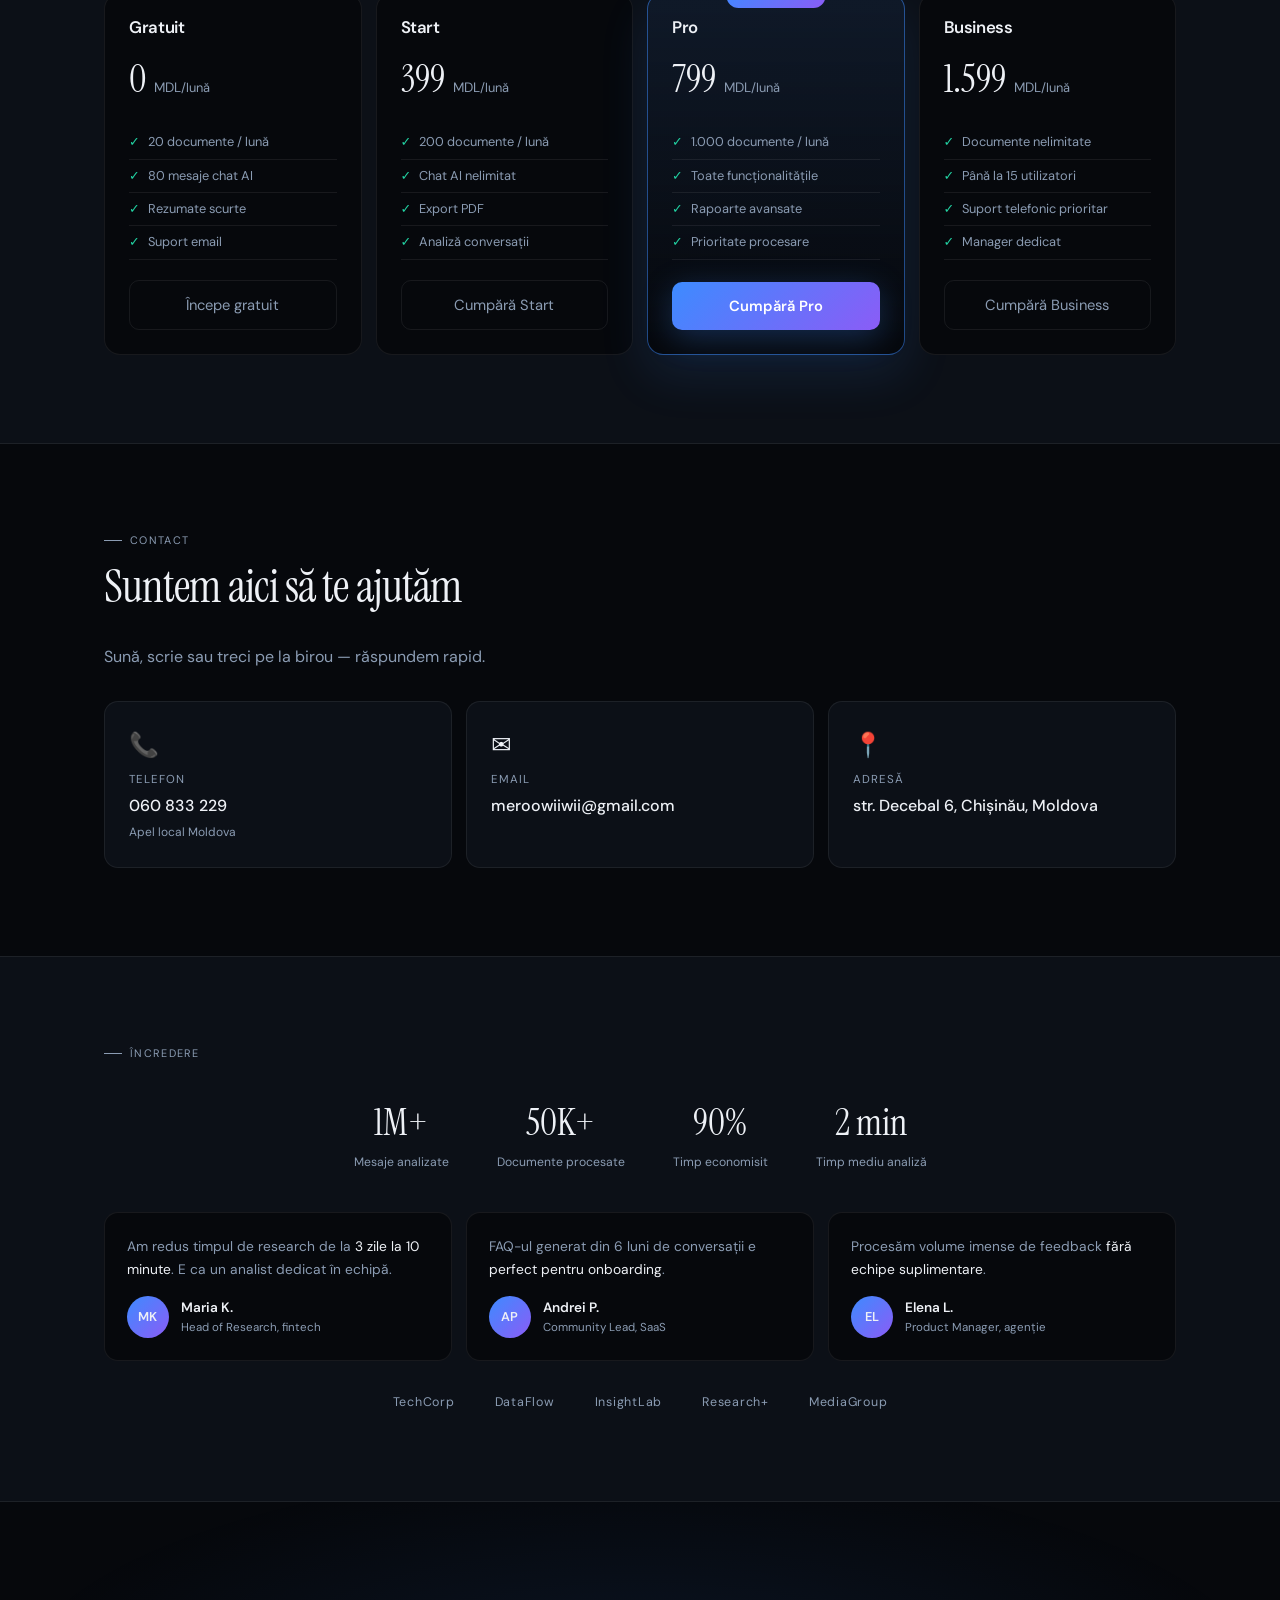
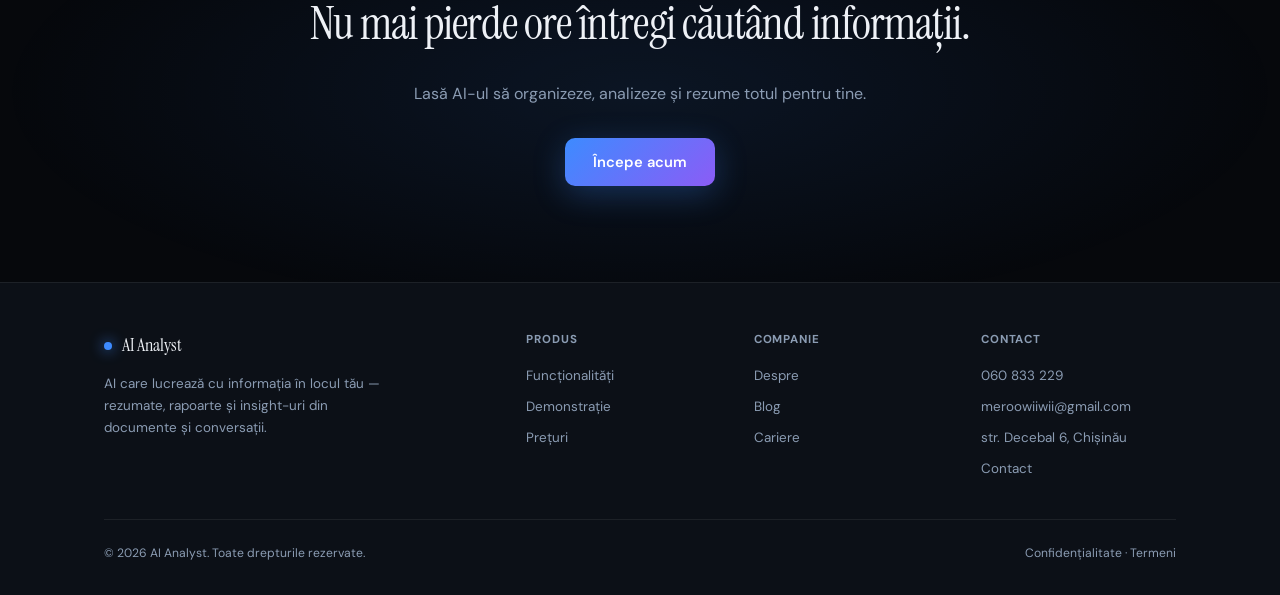
<file: ai-analyst/index.html>
<!DOCTYPE html>
<html lang="ro">
<head>
  <meta charset="UTF-8">
  <meta name="viewport" content="width=device-width, initial-scale=1.0">
  <meta name="description" content="AI Analyst — transformă documente și conversații în rezumate, rapoarte și insight-uri utile.">
  <meta name="theme-color" content="#06080c">
  <meta property="og:title" content="AI Analyst">
  <meta property="og:description" content="AI care lucrează cu informația în locul tău.">
  <meta property="og:type" content="website">
  <title>AI Analyst — Asistent AI pentru analiza informației</title>
  <link rel="preconnect" href="https://fonts.googleapis.com">
  <link href="https://fonts.googleapis.com/css2?family=Instrument+Serif:ital@0;1&family=DM+Sans:ital,opsz,wght@0,9..40,300;0,9..40,400;0,9..40,500;0,9..40,600&display=swap" rel="stylesheet">
  <link rel="stylesheet" href="css/styles.css">
  <link rel="icon" href="data:image/svg+xml,<svg xmlns='http://www.w3.org/2000/svg' viewBox='0 0 100 100'><circle cx='50' cy='50' r='40' fill='%233d8bff'/></svg>">
</head>
<body>
  <div class="glow" id="glow" aria-hidden="true"></div>

  <nav id="nav">
    <a href="#" class="logo" aria-label="AI Analyst home">
      <span class="logo-dot"></span> AI Analyst
    </a>
    <ul class="nav-mid">
      <li><a href="#problema" data-i18n="nav.problem">Problema</a></li>
      <li><a href="#solutie" data-i18n="nav.solution">Soluția</a></li>
      <li><a href="#cum" data-i18n="nav.how">Cum funcționează</a></li>
      <li><a href="#features" data-i18n="nav.features">Funcționalități</a></li>
      <li><a href="#demo" data-i18n="nav.demo">Demonstrație</a></li>
      <li><a href="#audience" data-i18n="nav.audience">Pentru cine</a></li>
      <li><a href="#preturi" data-i18n="nav.pricing">Prețuri</a></li>
      <li><a href="#contact" data-i18n="nav.contact">Contact</a></li>
    </ul>
    <div class="nav-right">
      <div class="lang-switch" role="group" aria-label="Language">
        <button type="button" class="lang-btn active" data-lang="ro" aria-pressed="true">RO</button>
        <button type="button" class="lang-btn" data-lang="ru" aria-pressed="false">RU</button>
        <button type="button" class="lang-btn" data-lang="en" aria-pressed="false">EN</button>
      </div>
      <button type="button" class="btn-nav" data-open-modal data-i18n="nav.cta">Încearcă acum</button>
      <button type="button" class="menu-toggle" id="menuToggle" aria-label="Menu">☰</button>
    </div>
  </nav>

  <header class="hero" id="top">
    <div class="hero-bg"></div>
    <div class="hero-grid"></div>
    <div class="hero-inner">
      <div class="badge">
        <span class="logo-dot" style="width:6px;height:6px"></span>
        <span data-i18n="hero.badge">AI Research Assistant</span>
      </div>
      <h1 data-i18n="hero.title" data-i18n-html>Transformă mii de documente și mesaje în <em>informații utile</em> în doar câteva minute.</h1>
      <p class="hero-sub" data-i18n="hero.sub">Încarcă documente, PDF-uri sau conversații, iar AI-ul le analizează automat.</p>
      <div class="hero-actions">
        <button type="button" class="btn-primary" data-open-modal data-i18n="hero.cta1">Încearcă acum</button>
        <a href="#demo" class="btn-ghost" data-i18n="hero.cta2">Vezi demonstrația →</a>
      </div>

      <div class="pipeline" aria-label="Product workflow">
        <div class="pipeline-bar">
          <span class="dot dot-r"></span><span class="dot dot-y"></span><span class="dot dot-g"></span>
          <span style="margin-left:8px" data-i18n="pipeline.title">AI Analyst — spațiu de lucru</span>
        </div>
        <div class="pipeline-body">
          <div class="pipe-col">
            <div class="pipe-label" data-i18n="pipeline.input">Intrare</div>
            <div id="pipelineFiles"></div>
          </div>
          <div class="pipe-mid">
            <div class="orb" aria-hidden="true">✦</div>
            <span style="font-size:.62rem;color:var(--accent);text-transform:uppercase;letter-spacing:.08em" data-i18n="pipeline.process">Procesare AI</span>
          </div>
          <div class="pipe-col">
            <div class="pipe-label" data-i18n="pipeline.output">Rezultate</div>
            <div id="pipelineOutputs"></div>
          </div>
        </div>
      </div>
    </div>
  </header>

  <main>
    <section id="problema">
      <div class="container">
        <div class="section-tag reveal" data-i18n="problem.tag">Problema</div>
        <h2 class="reveal" data-i18n="problem.title">Prea multă informație. Prea puțin timp.</h2>
        <div class="grid-3" id="problemGrid"></div>
      </div>
    </section>

    <div class="solution-wrap" id="solutie">
      <div class="container">
        <div class="section-tag reveal" data-i18n="solution.tag">Soluția</div>
        <h2 class="reveal" data-i18n="solution.title">Lasă AI-ul să facă munca grea.</h2>
        <p class="solution-desc reveal" data-i18n="solution.desc">Serviciul analizează automat datele...</p>
        <div class="ba-grid reveal">
          <div class="ba-box before">
            <h3 id="beforeTitle">Înainte</h3>
            <ul id="beforeList"></ul>
          </div>
          <div class="ba-arrow" aria-hidden="true">→</div>
          <div class="ba-box after">
            <h3 id="afterTitle">După</h3>
            <ul id="afterList"></ul>
          </div>
        </div>
      </div>
    </div>

    <section id="cum">
      <div class="container">
        <div class="section-tag reveal" data-i18n="how.tag">Proces</div>
        <h2 class="reveal" data-i18n="how.title">Cum funcționează</h2>
        <div class="steps" id="stepsRow"></div>
      </div>
    </section>

    <section id="features">
      <div class="container">
        <div class="section-tag reveal" data-i18n="features.tag">Funcționalități</div>
        <h2 class="reveal" data-i18n="features.title">Tot ce ai nevoie</h2>
        <div class="grid-3" id="featuresGrid"></div>
      </div>
    </section>

    <section id="demo" class="demo-section">
      <div class="container">
        <div class="section-tag reveal" data-i18n="demo.tag">Demonstrație</div>
        <h2 class="reveal" data-i18n="demo.title">De la date brute la rezultate utile</h2>
        <p class="reveal" style="color:var(--muted);font-size:.92rem" data-i18n="demo.subtitle">Apasă Analizează...</p>

        <div class="demo-panel reveal">
          <div class="demo-header">
            <div>
              <strong data-i18n="demo.inputLabel">Input</strong>:
              <span data-i18n="demo.inputValue">5.000 mesaje Telegram</span>
              <span style="color:var(--muted);font-size:.82rem"> — <span data-i18n="demo.inputDesc">export brut</span></span>
            </div>
            <div style="display:flex;align-items:center;gap:1rem;flex-wrap:wrap">
              <div class="demo-status" id="demoStatus"></div>
              <button type="button" class="demo-run" id="runDemoBtn" data-i18n="demo.run">Analizează acum</button>
            </div>
          </div>
          <div class="demo-grid">
            <div class="demo-metric">
              <div class="num" id="processedCount">—</div>
              <div class="lbl" data-i18n="demo.outputLabel">Procesate</div>
            </div>
            <div class="demo-cards">
              <div class="demo-card"><h4 data-i18n="demo.cards.q">Top întrebări</h4><p id="outQ">—</p></div>
              <div class="demo-card"><h4 data-i18n="demo.cards.issues">Probleme</h4><p id="outIssues">—</p></div>
              <div class="demo-card"><h4 data-i18n="demo.cards.summary">Rezumat</h4><p id="outSummary">—</p></div>
              <div class="demo-card"><h4 data-i18n="demo.cards.faq">FAQ</h4><p id="outFaq">—</p></div>
              <div class="demo-card" style="grid-column:1/-1"><h4 data-i18n="demo.cards.sentiment">Sentiment</h4><p id="outSentiment">—</p></div>
            </div>
          </div>
          <ul id="demoOutputList" style="display:none"></ul>
        </div>
      </div>
    </section>

    <section id="audience">
      <div class="container" style="text-align:center">
        <div class="section-tag reveal" style="justify-content:center" data-i18n="audience.tag">Public țintă</div>
        <h2 class="reveal" data-i18n="audience.title">Creat pentru cei care lucrează cu multă informație</h2>
        <div class="audience-tags reveal" id="audienceTags"></div>
      </div>
    </section>

    <section>
      <div class="container" style="text-align:center">
        <div class="section-tag reveal" style="justify-content:center" data-i18n="benefits.tag">Beneficii</div>
        <h2 class="reveal" data-i18n="benefits.title">De ce echipele aleg AI Analyst</h2>
        <div class="benefits-row reveal" id="benefitsRow"></div>
      </div>
    </section>

    <section id="preturi" style="background:var(--surface);border-block:1px solid var(--border)">
      <div class="container">
        <div class="section-tag reveal" data-i18n="pricing.tag">Prețuri</div>
        <h2 class="reveal" data-i18n="pricing.title">Abonamente accesibile</h2>
        <p class="reveal pricing-sub" data-i18n="pricing.subtitle" style="color:var(--muted);max-width:560px;margin:-1rem 0 2rem;font-size:.95rem"></p>
        <div class="pricing-grid reveal" id="pricingGrid"></div>
      </div>
    </section>

    <section id="contact">
      <div class="container">
        <div class="section-tag reveal" data-i18n="contact.tag">Contact</div>
        <h2 class="reveal" data-i18n="contact.title">Suntem aici să te ajutăm</h2>
        <p class="reveal" style="color:var(--muted);margin-bottom:2rem" data-i18n="contact.subtitle"></p>
        <div class="contact-grid reveal">
          <a href="tel:+37360833229" class="contact-card">
            <span class="contact-icon">📞</span>
            <span class="contact-label" data-i18n="contact.phoneLabel">Telefon</span>
            <strong data-i18n="contact.phone">060 833 229</strong>
            <span class="contact-hint" data-i18n="contact.callHint">Apel local Moldova</span>
          </a>
          <a href="mailto:meroowiiwii@gmail.com" class="contact-card">
            <span class="contact-icon">✉️</span>
            <span class="contact-label" data-i18n="contact.emailLabel">Email</span>
            <strong>meroowiiwii@gmail.com</strong>
          </a>
          <div class="contact-card static">
            <span class="contact-icon">📍</span>
            <span class="contact-label" data-i18n="contact.addressLabel">Adresă</span>
            <strong data-i18n="contact.address">str. Decebal 6, Chișinău, Moldova</strong>
          </div>
        </div>
      </div>
    </section>

    <section class="trust-section">
      <div class="container">
        <div class="section-tag reveal" data-i18n="proof.tag">Încredere</div>
        <div class="stats-row reveal" id="statsRow"></div>
        <div class="testimonials reveal" id="testimonialsGrid"></div>
        <div class="logos-row reveal" id="logosRow"></div>
      </div>
    </section>

    <section class="cta-final">
      <div class="container reveal">
        <h2 data-i18n="cta.title">Nu mai pierde ore întregi căutând informații.</h2>
        <p class="cta-sub" data-i18n="cta.sub">Lasă AI-ul să organizeze totul pentru tine.</p>
        <button type="button" class="btn-primary" data-open-modal data-i18n="cta.btn">Începe acum</button>
      </div>
    </section>
  </main>

  <footer>
    <div class="container">
      <div class="footer-grid">
        <div>
          <a href="#" class="logo"><span class="logo-dot"></span> AI Analyst</a>
          <p class="footer-desc" data-i18n="footer.desc">AI care lucrează cu informația în locul tău.</p>
        </div>
        <div class="footer-col">
          <h4 data-i18n="footer.product">Produs</h4>
          <ul>
            <li><a href="#features" data-i18n="footer.links.features">Funcționalități</a></li>
            <li><a href="#demo" data-i18n="footer.links.demo">Demonstrație</a></li>
            <li><a href="#preturi" data-i18n="footer.links.pricing">Prețuri</a></li>
          </ul>
        </div>
        <div class="footer-col">
          <h4 data-i18n="footer.company">Companie</h4>
          <ul>
            <li><a href="#" data-i18n="footer.links.about">Despre</a></li>
            <li><a href="#" data-i18n="footer.links.blog">Blog</a></li>
            <li><a href="#" data-i18n="footer.links.careers">Cariere</a></li>
          </ul>
        </div>
        <div class="footer-col">
          <h4 data-i18n="footer.contact">Contact</h4>
          <ul>
            <li><a href="tel:+37360833229">060 833 229</a></li>
            <li><a href="mailto:meroowiiwii@gmail.com">meroowiiwii@gmail.com</a></li>
            <li><span style="color:var(--muted);font-size:.84rem">str. Decebal 6, Chișinău</span></li>
            <li><a href="#contact" data-i18n="nav.contact">Contact</a></li>
          </ul>
        </div>
      </div>
      <div class="footer-bottom">
        <span data-i18n="footer.copy">© 2026 AI Analyst</span>
        <span><a href="privacy.html" data-i18n="footer.privacy">Confidențialitate</a> · <a href="terms.html" data-i18n="footer.terms">Termeni</a></span>
      </div>
    </div>
  </footer>

  <!-- Checkout / plată card -->
  <div class="modal checkout-modal" id="checkoutModal" role="dialog" aria-modal="true">
    <div class="modal-box checkout-box">
      <button type="button" class="modal-close" id="checkoutClose" aria-label="Close">×</button>

      <div class="checkout-step" data-step="form">
        <h2 id="checkoutTitle" data-i18n="checkout.title">Finalizare comandă</h2>
        <p class="sub" data-i18n="checkout.subtitle">Plată securizată cu cardul</p>
        <p class="form-error" id="checkoutError" hidden></p>

        <div class="checkout-summary">
          <div><span data-i18n="checkout.plan">Abonament</span>: <strong id="checkoutPlanName">Pro</strong></div>
          <div class="price-breakdown">
            <span data-i18n="checkout.subtotal">Subtotal</span>: <span id="checkoutSubtotal">799 MDL</span>
          </div>
          <div class="price-breakdown" id="checkoutVatRow">
            <span data-i18n="checkout.vat">TVA (20%)</span>: <span id="checkoutVat">160 MDL</span>
          </div>
          <div class="checkout-total">
            <span data-i18n="checkout.totalToday">Total de plată azi</span>:
            <strong id="checkoutTotal">959 MDL</strong>
            <span class="per-month-note" data-i18n="checkout.perMonth">/lună</span>
          </div>
          <span id="checkoutPlanPrice" hidden>959 MDL</span>
        </div>

        <form id="checkoutForm">
          <h3 class="checkout-h3" data-i18n="checkout.billingTitle">Date facturare</h3>
          <div class="form-row">
            <div class="form-group"><label for="chkName" data-i18n="checkout.fullName">Nume</label><input id="chkName" required autocomplete="name"></div>
            <div class="form-group"><label for="chkEmail" data-i18n="checkout.email">Email</label><input type="email" id="chkEmail" required autocomplete="email"></div>
          </div>
          <div class="form-row">
            <div class="form-group"><label for="chkPhone" data-i18n="checkout.phone">Telefon</label><input type="tel" id="chkPhone" required placeholder="060 833 229" autocomplete="tel"></div>
            <div class="form-group"><label for="chkCompany" data-i18n="checkout.company">Companie</label><input id="chkCompany" autocomplete="organization"></div>
          </div>

          <div id="checkoutCardBlock">
            <h3 class="checkout-h3" data-i18n="checkout.cardTitle">Card bancar</h3>
            <div class="card-brands">
              <span data-i18n="checkout.cardAccepted">Acceptăm</span>
              <span class="card-brand-icon visa active" data-brand="visa">VISA</span>
              <span class="card-brand-icon mastercard" data-brand="mastercard">MC</span>
              <span class="card-brand-icon maestro" data-brand="maestro">Maestro</span>
            </div>
            <div class="pci-box">
              <strong data-i18n="checkout.pciTitle">Plată securizată</strong>
              <p data-i18n="checkout.pciText">SSL · 3D Secure</p>
            </div>
            <div class="form-group">
              <label for="chkCard" data-i18n="checkout.cardNumber">Număr card</label>
              <input id="chkCard" inputmode="numeric" autocomplete="cc-number" placeholder="4111 1111 1111 1111" required>
            </div>
            <div class="form-row form-row-3">
              <div class="form-group"><label for="chkExpiry" data-i18n="checkout.cardExpiry">Expiră</label><input id="chkExpiry" inputmode="numeric" autocomplete="cc-exp" placeholder="12/28" required></div>
              <div class="form-group"><label for="chkCvv" data-i18n="checkout.cardCvv">CVV</label><input id="chkCvv" inputmode="numeric" autocomplete="cc-csc" placeholder="123" required></div>
              <div class="form-group form-span-2"><label for="chkCardName" data-i18n="checkout.cardName">Titular</label><input id="chkCardName" autocomplete="cc-name" required></div>
            </div>
          </div>

          <h3 class="checkout-h3" data-i18n="checkout.addressTitle">Adresă</h3>
          <div class="form-row">
            <div class="form-group"><label for="chkCountry" data-i18n="checkout.country">Țară</label><input id="chkCountry" value="Moldova" required></div>
            <div class="form-group"><label for="chkCity" data-i18n="checkout.city">Oraș</label><input id="chkCity" value="Chișinău" required></div>
          </div>
          <div class="form-group"><label for="chkAddress" data-i18n="checkout.address">Adresă</label><input id="chkAddress" value="str. Decebal 6" required></div>

          <label class="terms-check"><input type="checkbox" id="chkAutoRenew"> <span data-i18n="checkout.autoRenew">Reînnoire automată</span></label>
          <label class="terms-check"><input type="checkbox" id="chkInvoice"> <span data-i18n="checkout.invoice">Factură fiscală</span></label>
          <div class="form-group" id="chkIdnoRow" hidden>
            <label for="chkIdno" data-i18n="checkout.idno">IDNO</label>
            <input id="chkIdno" placeholder="1234567890123">
          </div>
          <label class="terms-check"><input type="checkbox" id="chkTerms" required> <span data-i18n="checkout.terms">Accept <a href="terms.html" target="_blank">termenii</a> și <a href="privacy.html" target="_blank">confidențialitatea</a></span></label>

          <button type="submit" class="btn-primary checkout-pay-btn" id="checkoutPayBtn" data-i18n="checkout.pay">Plătește acum</button>
        </form>
      </div>

      <div class="checkout-step" data-step="processing" hidden>
        <div class="checkout-loader"></div>
        <p id="checkoutProcessingText" data-i18n="checkout.processing">Procesăm plata...</p>
      </div>

      <div class="checkout-step" data-step="3ds" hidden>
        <h2 data-i18n="checkout.threeDsTitle">3D Secure</h2>
        <p class="sub" data-i18n="checkout.threeDsHint">Cod SMS</p>
        <div class="form-group"><label for="chk3dsCode" data-i18n="checkout.threeDsCode">Cod</label><input id="chk3dsCode" inputmode="numeric" maxlength="8" placeholder="123456"></div>
        <button type="button" class="btn-primary" id="checkout3dsBtn" style="width:100%" data-i18n="checkout.threeDsConfirm">Confirmă</button>
      </div>

      <div class="checkout-step" data-step="failed" hidden>
        <div class="checkout-fail-icon">✕</div>
        <h2 data-i18n="checkout.failedTitle">Plată eșuată</h2>
        <p id="checkoutFailedMsg" style="color:var(--muted);margin:1rem 0"></p>
        <button type="button" class="btn-primary" id="checkoutRetryBtn" style="width:100%" data-i18n="checkout.retry">Încearcă din nou</button>
      </div>

      <div class="checkout-step" data-step="success" hidden>
        <div class="checkout-success-icon">✓</div>
        <h2 data-i18n="checkout.successTitle">Plată reușită!</h2>
        <p id="checkoutSuccessPlan"></p>
        <p class="order-id"><span data-i18n="checkout.successOrder">Comandă</span>: <strong id="checkoutOrderId"></strong></p>
        <p class="order-id"><span data-i18n="checkout.transactionId">Tranzacție</span>: <strong id="checkoutTransactionId"></strong></p>
        <button type="button" class="btn-primary" id="checkoutDoneBtn" style="width:100%;margin-top:1rem" data-i18n="checkout.close">Închide</button>
      </div>
    </div>
  </div>

  <!-- Lead form modal -->
  <div class="modal" id="leadModal" role="dialog" aria-modal="true" aria-labelledby="modalTitle">
    <div class="modal-box" style="position:relative">
      <button type="button" class="modal-close" id="closeModal" aria-label="Close">×</button>
      <h2 id="modalTitle" data-i18n="form.title">Solicită o demonstrație</h2>
      <p class="sub" data-i18n="form.sub">Completează formularul...</p>
      <p class="form-error" id="formError" hidden></p>
      <p class="form-success" id="formSuccess" hidden data-i18n="form.success">Mulțumim!</p>
      <form id="leadForm">
        <div class="form-group">
          <label for="fName" data-i18n="form.name">Nume</label>
          <input type="text" id="fName" name="name" required autocomplete="name">
        </div>
        <div class="form-group">
          <label for="fEmail" data-i18n="form.email">Email</label>
          <input type="email" id="fEmail" name="email" required autocomplete="email">
        </div>
        <div class="form-group">
          <label for="fCompany" data-i18n="form.company">Companie</label>
          <input type="text" id="fCompany" name="company" autocomplete="organization">
        </div>
        <div class="form-group">
          <label for="fMessage" data-i18n="form.message">Mesaj</label>
          <textarea id="fMessage" name="message"></textarea>
        </div>
        <button type="submit" class="btn-primary" style="width:100%" data-i18n="form.submit">Trimite</button>
      </form>
    </div>
  </div>

  <!-- AI Chat Assistant -->
  <button type="button" class="chat-fab" id="chatFab" aria-label="Open chat">
    <span class="chat-fab-icon">💬</span>
  </button>
  <div class="chat-panel" id="chatPanel" aria-hidden="true">
    <div class="chat-header">
      <div>
        <strong data-i18n="chat.title">Claude · AI Analyst</strong>
        <p data-i18n="chat.subtitle">Powered by Claude</p>
      </div>
      <button type="button" class="chat-close" id="chatClose" aria-label="Close">×</button>
    </div>
    <div class="chat-messages" id="chatMessages"></div>
    <form class="chat-form" id="chatForm">
      <input type="text" id="chatInput" autocomplete="off" data-i18n-placeholder="chat.placeholder" placeholder="Scrie mesajul tău...">
      <button type="submit" class="chat-send" data-i18n="chat.send">Trimite</button>
    </form>
  </div>

  <script src="js/config.js"></script>
  <script src="js/payment-config.js"></script>
  <script src="js/payment-gateway.js"></script>
  <script src="js/i18n.js"></script>
  <script src="js/checkout.js"></script>
  <script src="js/chat.js"></script>
  <script src="js/voice.js"></script>
  <script src="js/app.js"></script>
</body>
</html>
</file>
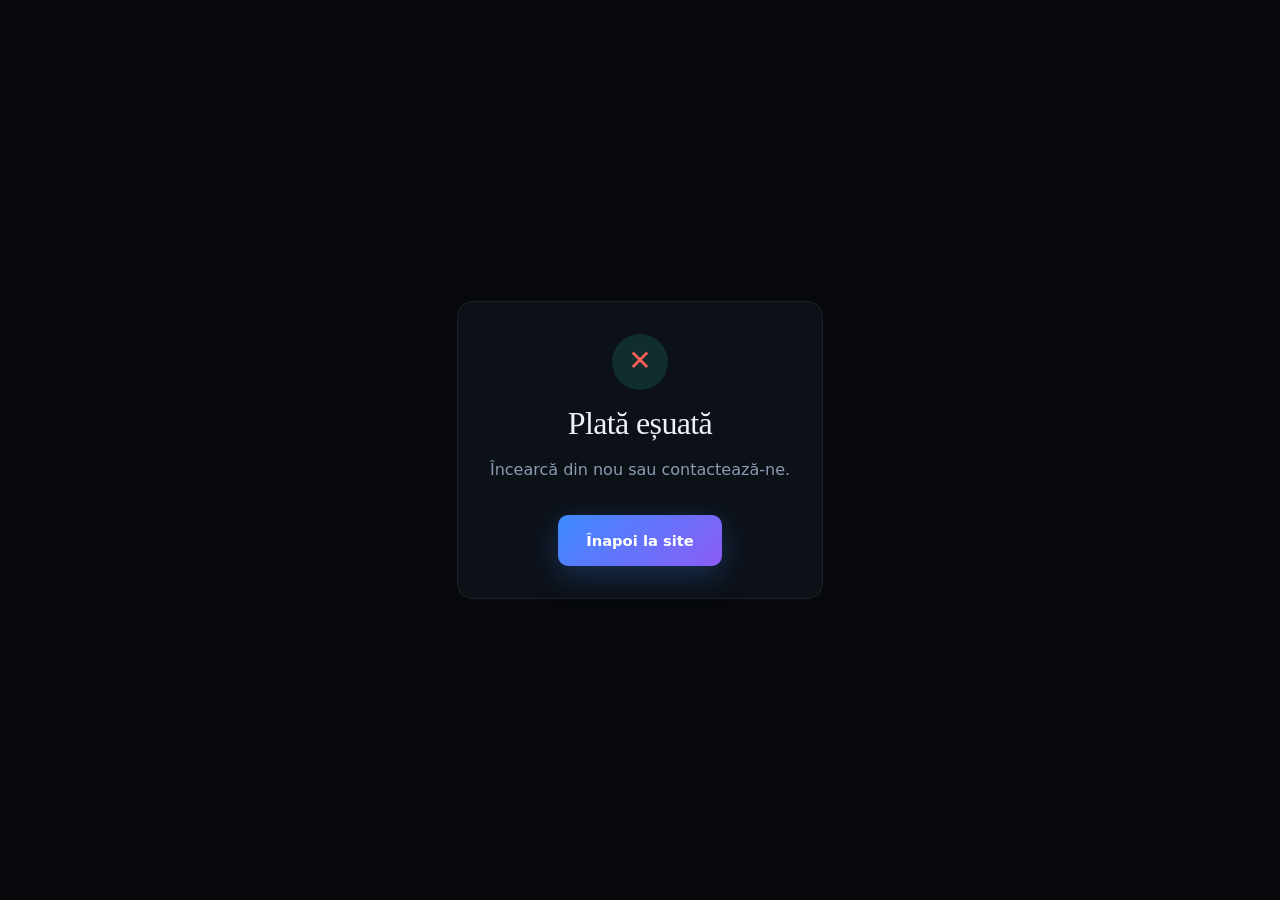
<file: ai-analyst/payment-return.html>
<!DOCTYPE html>
<html lang="ro">
<head>
  <meta charset="UTF-8">
  <meta name="viewport" content="width=device-width, initial-scale=1.0">
  <title>Plată — AI Analyst</title>
  <link rel="stylesheet" href="css/styles.css">
  <style>
    body{min-height:100vh;display:flex;align-items:center;justify-content:center;padding:2rem;text-align:center}
    .box{max-width:420px;background:var(--surface);border:1px solid var(--border);border-radius:16px;padding:2rem}
  </style>
</head>
<body>
  <div class="box">
    <div class="checkout-success-icon" id="icon">✓</div>
    <h1 id="title">Plată reușită</h1>
    <p id="msg" style="color:var(--muted);margin:1rem 0"></p>
    <a href="index.html" class="btn-primary" style="display:inline-block;margin-top:1rem">Înapoi la site</a>
  </div>
  <script>
    const q = new URLSearchParams(location.search);
    const status = q.get("status");
    const order = q.get("order") || "";
    if (status === "success") {
      document.getElementById("msg").textContent = order ? "Comandă " + order + " confirmată." : "Abonament activat.";
    } else {
      document.getElementById("icon").textContent = "✕";
      document.getElementById("icon").style.color = "var(--red)";
      document.getElementById("title").textContent = "Plată eșuată";
      document.getElementById("msg").textContent = "Încearcă din nou sau contactează-ne.";
    }
  </script>
</body>
</html>
</file>
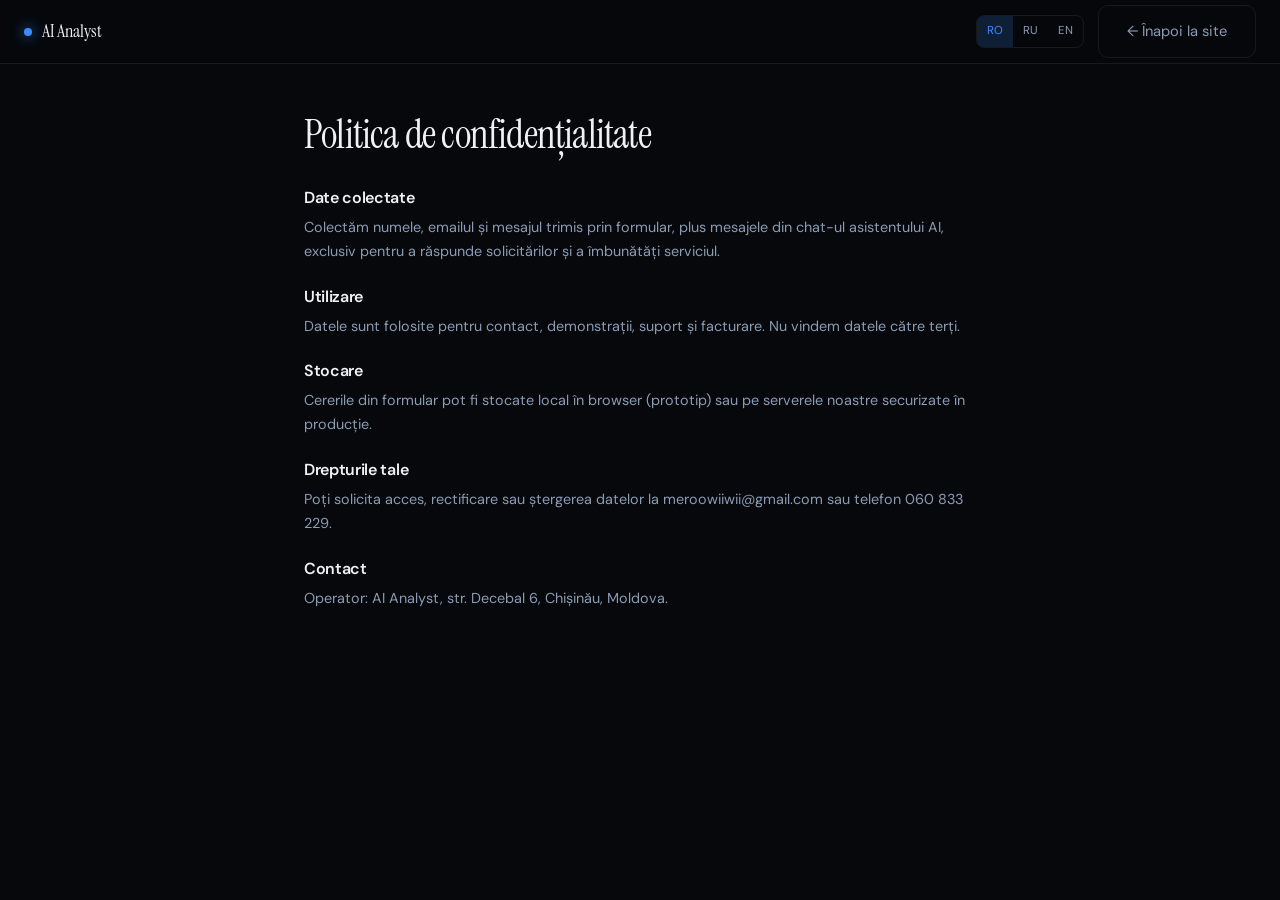
<file: ai-analyst/privacy.html>
<!DOCTYPE html>
<html lang="ro">
<head>
  <meta charset="UTF-8">
  <meta name="viewport" content="width=device-width, initial-scale=1.0">
  <title>Confidențialitate — AI Analyst</title>
  <link href="https://fonts.googleapis.com/css2?family=Instrument+Serif&family=DM+Sans:wght@400;500;600&display=swap" rel="stylesheet">
  <link rel="stylesheet" href="css/styles.css">
  <link rel="stylesheet" href="css/legal.css">
</head>
<body data-legal-page="privacy">
  <nav class="legal-nav">
    <a href="index.html" class="logo"><span class="logo-dot"></span> AI Analyst</a>
    <div class="nav-right">
      <div class="lang-switch">
        <button type="button" class="lang-btn active" data-lang="ro">RO</button>
        <button type="button" class="lang-btn" data-lang="ru">RU</button>
        <button type="button" class="lang-btn" data-lang="en">EN</button>
      </div>
      <a href="index.html" class="btn-ghost" data-i18n="legal.back">← Înapoi la site</a>
    </div>
  </nav>
  <main class="legal-main container">
    <h1 id="legalTitle">Confidențialitate</h1>
    <div class="legal-content" id="legalBody"></div>
  </main>
  <script src="js/i18n.js"></script>
  <script src="js/legal.js"></script>
</body>
</html>
</file>
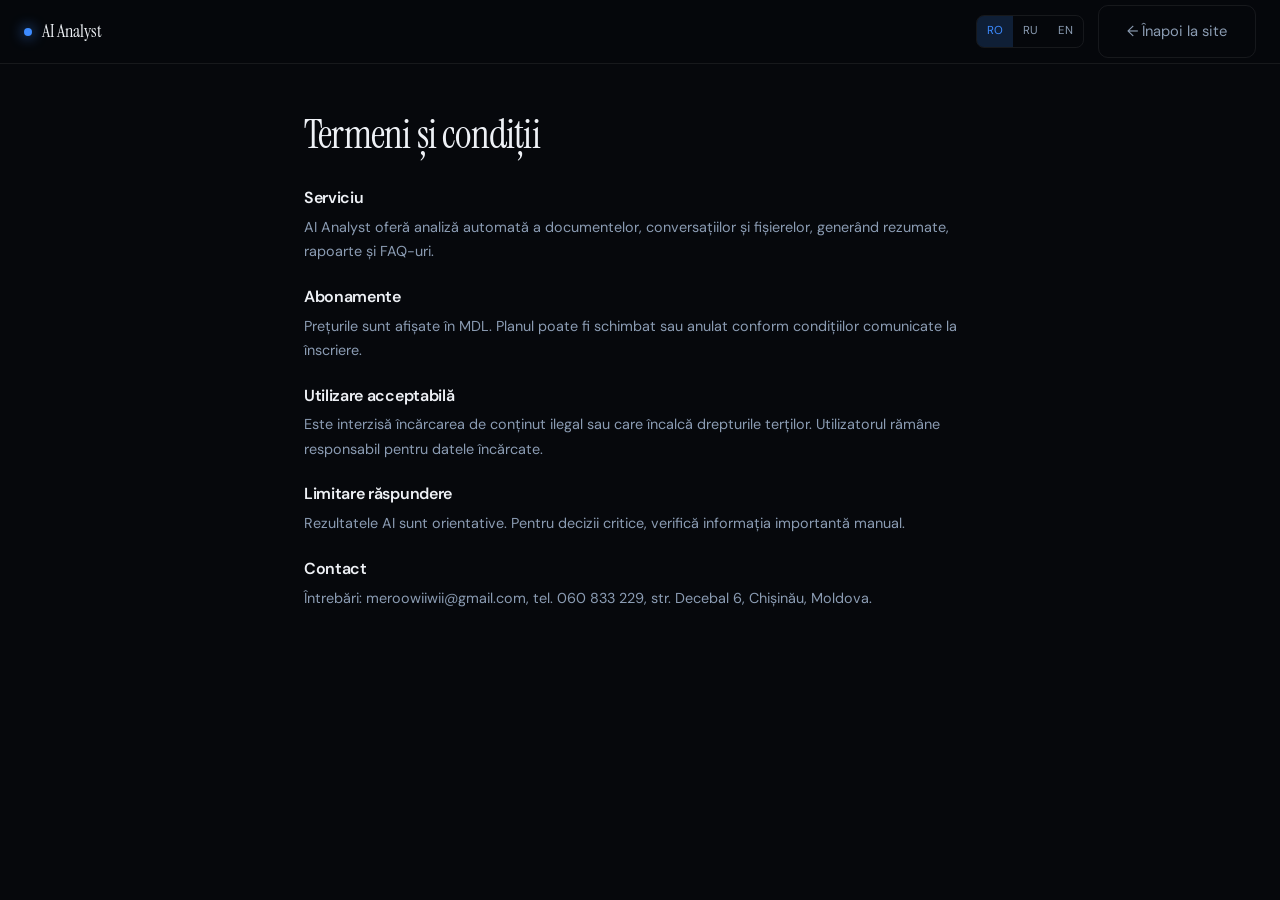
<file: ai-analyst/terms.html>
<!DOCTYPE html>
<html lang="ro">
<head>
  <meta charset="UTF-8">
  <meta name="viewport" content="width=device-width, initial-scale=1.0">
  <title>Termeni — AI Analyst</title>
  <link href="https://fonts.googleapis.com/css2?family=Instrument+Serif&family=DM+Sans:wght@400;500;600&display=swap" rel="stylesheet">
  <link rel="stylesheet" href="css/styles.css">
  <link rel="stylesheet" href="css/legal.css">
</head>
<body data-legal-page="terms">
  <nav class="legal-nav">
    <a href="index.html" class="logo"><span class="logo-dot"></span> AI Analyst</a>
    <div class="nav-right">
      <div class="lang-switch">
        <button type="button" class="lang-btn active" data-lang="ro">RO</button>
        <button type="button" class="lang-btn" data-lang="ru">RU</button>
        <button type="button" class="lang-btn" data-lang="en">EN</button>
      </div>
      <a href="index.html" class="btn-ghost" data-i18n="legal.back">← Înapoi la site</a>
    </div>
  </nav>
  <main class="legal-main container">
    <h1 id="legalTitle">Termeni</h1>
    <div class="legal-content" id="legalBody"></div>
  </main>
  <script src="js/i18n.js"></script>
  <script src="js/legal.js"></script>
</body>
</html>
</file>
<file: styles.css>
*,*::before,*::after{box-sizing:border-box;margin:0;padding:0}
:root{
  --bg:#06080c;--surface:#0c1017;--surface2:#121820;--border:rgba(255,255,255,.07);
  --text:#eef1f6;--muted:#8b9cb3;--accent:#3d8bff;--accent2:#8b5cf6;
  --green:#22d3a3;--red:#ff5f57;--gold:#f0b93a;
}
html{scroll-behavior:smooth}
body{font-family:'DM Sans',system-ui,sans-serif;background:var(--bg);color:var(--text);line-height:1.6;overflow-x:hidden}
h1,h2,h3{font-family:'Instrument Serif',Georgia,serif;font-weight:400;letter-spacing:-.02em;line-height:1.12}
a{color:inherit;text-decoration:none}
.container{max-width:1120px;margin:0 auto;padding:0 1.5rem}
.glow{position:fixed;width:520px;height:520px;border-radius:50%;background:radial-gradient(circle,rgba(61,139,255,.08),transparent 70%);pointer-events:none;transform:translate(-50%,-50%);z-index:0}

/* Nav */
nav{position:fixed;inset:0 0 auto;z-index:100;height:64px;display:flex;align-items:center;justify-content:space-between;padding:0 1.5rem;background:rgba(6,8,12,.88);backdrop-filter:blur(18px);border-bottom:1px solid var(--border)}
.logo{display:flex;align-items:center;gap:10px;font-family:'Instrument Serif',serif;font-size:1.15rem}
.logo-dot{width:8px;height:8px;border-radius:50%;background:var(--accent);box-shadow:0 0 14px var(--accent);animation:pulse 2s infinite}
@keyframes pulse{50%{opacity:.45;transform:scale(1.35)}}
.nav-mid{display:flex;gap:1.5rem;list-style:none}
.nav-mid a{font-size:.82rem;color:var(--muted);transition:color .2s}
.nav-mid a:hover{color:var(--text)}
.nav-right{display:flex;align-items:center;gap:.85rem}
.lang-switch{display:flex;border:1px solid var(--border);border-radius:8px;overflow:hidden}
.lang-btn{background:transparent;border:none;color:var(--muted);font:inherit;font-size:.72rem;padding:6px 10px;cursor:pointer;transition:all .2s}
.lang-btn.active{background:rgba(61,139,255,.18);color:var(--accent)}
.btn-nav{background:var(--text);color:var(--bg);padding:8px 16px;border-radius:8px;font-size:.8rem;font-weight:600;border:none;cursor:pointer;font-family:inherit}
.menu-toggle{display:none;background:none;border:none;color:var(--text);font-size:1.35rem;cursor:pointer}

.btn-primary{background:linear-gradient(135deg,var(--accent),var(--accent2));color:#fff;padding:14px 28px;border-radius:10px;font-weight:600;font-size:.92rem;border:none;cursor:pointer;font-family:inherit;box-shadow:0 8px 32px rgba(61,139,255,.28);transition:transform .2s,box-shadow .2s}
.btn-primary:hover{transform:translateY(-2px);box-shadow:0 14px 44px rgba(61,139,255,.38)}
.btn-ghost{background:transparent;color:var(--muted);padding:14px 28px;border-radius:10px;border:1px solid var(--border);font-size:.92rem;cursor:pointer;font-family:inherit;display:inline-flex;align-items:center;gap:8px;transition:border-color .2s,color .2s}
.btn-ghost:hover{border-color:rgba(255,255,255,.22);color:var(--text)}

/* Hero */
.hero{min-height:100vh;padding:7rem 1.5rem 4rem;text-align:center;position:relative;overflow:hidden}
.hero-bg{position:absolute;inset:0;background:radial-gradient(ellipse 70% 50% at 50% -10%,rgba(61,139,255,.15),transparent 55%),radial-gradient(ellipse 40% 30% at 90% 70%,rgba(139,92,246,.09),transparent)}
.hero-grid{position:absolute;inset:0;background-image:linear-gradient(rgba(255,255,255,.02) 1px,transparent 1px),linear-gradient(90deg,rgba(255,255,255,.02) 1px,transparent 1px);background-size:48px 48px;mask-image:radial-gradient(ellipse 80% 50% at 50% 0%,#000,transparent)}
.hero-inner{position:relative;z-index:1;max-width:940px;margin:0 auto}
.badge{display:inline-flex;align-items:center;gap:8px;border:1px solid rgba(61,139,255,.35);background:rgba(61,139,255,.08);color:var(--accent);font-size:.7rem;font-weight:600;padding:6px 14px;border-radius:100px;text-transform:uppercase;letter-spacing:.08em;margin-bottom:1.5rem}
.hero h1{font-size:clamp(2.1rem,5.5vw,3.85rem);margin-bottom:1.2rem}
.hero h1 em{font-style:italic;background:linear-gradient(135deg,var(--accent),var(--accent2));-webkit-background-clip:text;-webkit-text-fill-color:transparent;background-clip:text}
.hero-sub{color:var(--muted);font-size:1.05rem;max-width:580px;margin:0 auto 2rem;font-weight:300}
.hero-actions{display:flex;gap:12px;justify-content:center;flex-wrap:wrap;margin-bottom:3rem}

.pipeline{max-width:980px;margin:0 auto;background:var(--surface);border:1px solid var(--border);border-radius:16px;overflow:hidden;box-shadow:0 48px 100px rgba(0,0,0,.55)}
.pipeline-bar{display:flex;align-items:center;gap:8px;padding:12px 16px;background:var(--surface2);border-bottom:1px solid var(--border);font-size:.76rem;color:var(--muted)}
.dot{width:10px;height:10px;border-radius:50%}
.dot-r{background:var(--red)}.dot-y{background:var(--gold)}.dot-g{background:var(--green)}
.pipeline-body{display:grid;grid-template-columns:1fr 76px 1fr;min-height:310px}
.pipe-col{padding:1.2rem;border-right:1px solid var(--border)}
.pipe-col:last-child{border-right:none}
.pipe-mid{display:flex;flex-direction:column;align-items:center;justify-content:center;gap:8px;border-right:1px solid var(--border)}
.pipe-label{font-size:.66rem;text-transform:uppercase;letter-spacing:.1em;color:var(--muted);margin-bottom:.8rem;font-weight:600}
.file-row{display:flex;align-items:center;gap:10px;padding:8px 10px;background:var(--surface2);border:1px solid var(--border);border-radius:8px;margin-bottom:6px;font-size:.78rem}
.file-ico{width:28px;height:28px;border-radius:6px;display:flex;align-items:center;justify-content:center;background:rgba(61,139,255,.1)}
.orb{width:44px;height:44px;border-radius:50%;background:radial-gradient(circle,rgba(61,139,255,.5),rgba(139,92,246,.2));border:1px solid rgba(61,139,255,.5);display:flex;align-items:center;justify-content:center;animation:orb 2s infinite}
@keyframes orb{50%{box-shadow:0 0 0 10px rgba(61,139,255,0)}}
.out-card{padding:10px;background:var(--surface2);border:1px solid var(--border);border-radius:8px;margin-bottom:6px;font-size:.76rem;line-height:1.45}
.out-tag{font-size:.6rem;text-transform:uppercase;color:var(--muted);margin-bottom:4px;display:flex;align-items:center;gap:5px}
.out-dot{width:5px;height:5px;border-radius:50%}

section{padding:5.5rem 0;position:relative;z-index:1}
.section-tag{font-size:.68rem;text-transform:uppercase;letter-spacing:.12em;color:var(--muted);margin-bottom:.7rem;display:flex;align-items:center;gap:8px}
.section-tag::before{content:'';width:18px;height:1px;background:var(--muted)}
h2{font-size:clamp(1.7rem,4vw,2.85rem);margin-bottom:2rem}
.grid-3{display:grid;grid-template-columns:repeat(3,1fr);gap:14px}
.card{background:var(--surface);border:1px solid var(--border);border-radius:14px;padding:1.35rem;transition:transform .25s,border-color .25s}
.card:hover{transform:translateY(-3px);border-color:rgba(61,139,255,.28)}
.card-icon{font-size:1.35rem;margin-bottom:.55rem}
.card h3{font-family:'DM Sans',sans-serif;font-size:.92rem;font-weight:600;margin-bottom:.3rem}
.card p{font-size:.8rem;color:var(--muted)}

.solution-wrap{background:var(--surface);border-block:1px solid var(--border);padding:5.5rem 0}
.solution-desc{color:var(--muted);max-width:640px;font-size:1rem;margin-bottom:2.5rem}
.ba-grid{display:grid;grid-template-columns:1fr auto 1fr;gap:1.5rem;align-items:stretch}
.ba-box{background:var(--surface2);border:1px solid var(--border);border-radius:14px;padding:1.5rem}
.ba-box h3{font-family:'DM Sans',sans-serif;font-size:.72rem;text-transform:uppercase;letter-spacing:.08em;margin-bottom:1rem}
.ba-box.before h3{color:var(--red)}
.ba-box.after h3{color:var(--green)}
.ba-box ul{list-style:none}
.ba-box li{display:flex;align-items:flex-start;gap:10px;font-size:.85rem;color:var(--muted);margin-bottom:8px}
.ba-box.after li{color:var(--text)}
.ba-dot{width:6px;height:6px;border-radius:50%;margin-top:7px;flex-shrink:0}
.ba-dot.before{background:var(--red);opacity:.6}
.ba-dot.after{background:var(--green)}
.ba-arrow{align-self:center;font-size:1.75rem;color:var(--accent)}

.steps{display:grid;grid-template-columns:repeat(3,1fr);gap:1.5rem}
.step-num{font-family:'Instrument Serif',serif;font-size:2.5rem;color:rgba(61,139,255,.35)}
.step h3{font-family:'DM Sans',sans-serif;font-size:1rem;font-weight:600;margin:.5rem 0}
.step p{font-size:.85rem;color:var(--muted)}

.demo-section{background:linear-gradient(180deg,transparent,rgba(61,139,255,.03))}
.demo-panel{background:var(--surface);border:1px solid var(--border);border-radius:16px;padding:1.5rem;margin-top:1.5rem}
.demo-header{display:flex;flex-wrap:wrap;align-items:center;justify-content:space-between;gap:1rem;margin-bottom:1.25rem}
.demo-status{font-size:.82rem;color:var(--muted);display:flex;align-items:center;gap:8px}
.status-dot{width:8px;height:8px;border-radius:50%;background:var(--gold)}
.status-dot.ok{background:var(--green)}
.status-dot.pulse{animation:pulse 1s infinite}
.demo-run{background:var(--accent);color:#fff;border:none;padding:10px 20px;border-radius:8px;font-family:inherit;font-weight:600;cursor:pointer;transition:background .2s}
.demo-run:hover{background:#2d7ae8}
.demo-run:disabled{opacity:.6;cursor:not-allowed}
.demo-run.done{background:rgba(34,211,163,.2);color:var(--green)}
.demo-grid{display:grid;grid-template-columns:200px 1fr;gap:1rem}
.demo-metric{background:var(--surface2);border:1px solid var(--border);border-radius:12px;padding:1rem;text-align:center}
.demo-metric .num{font-family:'Instrument Serif',serif;font-size:2rem}
.demo-metric .lbl{font-size:.7rem;color:var(--muted);text-transform:uppercase;letter-spacing:.06em}
.demo-cards{display:grid;grid-template-columns:repeat(2,1fr);gap:10px}
.demo-card{background:var(--surface2);border:1px solid var(--border);border-radius:10px;padding:12px;min-height:88px}
.demo-card h4{font-size:.65rem;text-transform:uppercase;color:var(--muted);margin-bottom:6px;letter-spacing:.06em}
.demo-card p{font-size:.78rem;color:var(--text);white-space:pre-line;line-height:1.45}

.audience-tags{display:flex;flex-wrap:wrap;gap:10px;justify-content:center;margin-top:1.5rem}
.tag{padding:10px 18px;background:var(--surface);border:1px solid var(--border);border-radius:100px;font-size:.85rem;transition:border-color .2s}
.tag:hover{border-color:rgba(61,139,255,.35)}

.benefits-row{display:flex;flex-wrap:wrap;gap:10px;justify-content:center;margin-top:1rem}
.benefit-pill{padding:10px 18px;background:rgba(61,139,255,.08);border:1px solid rgba(61,139,255,.22);border-radius:100px;font-size:.85rem}

.trust-section{background:var(--surface);border-block:1px solid var(--border)}
.stats-row{display:flex;flex-wrap:wrap;justify-content:center;gap:3rem;margin:2rem 0 2.5rem}
.stat{text-align:center}
.stat-n{font-family:'Instrument Serif',serif;font-size:2.3rem}
.stat-l{font-size:.76rem;color:var(--muted)}
.testimonials{display:grid;grid-template-columns:repeat(3,1fr);gap:14px}
.testimonial{background:var(--bg);border:1px solid var(--border);border-radius:14px;padding:1.35rem}
.test-text{font-size:.86rem;color:var(--muted);margin-bottom:1rem;line-height:1.65}
.test-text em{color:var(--text);font-style:normal}
.test-author{display:flex;align-items:center;gap:12px}
.avatar{width:42px;height:42px;border-radius:50%;background:linear-gradient(135deg,var(--accent),var(--accent2));display:flex;align-items:center;justify-content:center;font-size:.8rem;font-weight:600}
.test-name{font-size:.85rem;font-weight:600}
.test-role{font-size:.72rem;color:var(--muted)}
.logos-row{display:flex;flex-wrap:wrap;justify-content:center;gap:2.5rem;margin-top:2rem;opacity:.35;font-size:.78rem;color:var(--muted);letter-spacing:.06em}

.cta-final{text-align:center;padding:6rem 1.5rem;position:relative}
.cta-final::before{content:'';position:absolute;inset:0;background:radial-gradient(ellipse 50% 60% at 50% 50%,rgba(61,139,255,.1),transparent)}
.cta-final .container{position:relative}
.cta-sub{color:var(--muted);margin:1rem auto 2rem;max-width:500px}

footer{border-top:1px solid var(--border);padding:3rem 0 2rem;background:var(--surface)}
.footer-grid{display:grid;grid-template-columns:2fr 1fr 1fr 1fr;gap:2rem}
.footer-desc{font-size:.84rem;color:var(--muted);margin-top:.75rem;max-width:300px;line-height:1.65}
.footer-col h4{font-size:.72rem;text-transform:uppercase;letter-spacing:.08em;color:var(--muted);margin-bottom:.75rem}
.footer-col ul{list-style:none}
.footer-col li{margin-bottom:.35rem}
.footer-col a{font-size:.84rem;color:var(--muted);transition:color .2s}
.footer-col a:hover{color:var(--text)}
.footer-bottom{margin-top:2rem;padding-top:1.5rem;border-top:1px solid var(--border);display:flex;justify-content:space-between;flex-wrap:wrap;gap:1rem;font-size:.76rem;color:var(--muted)}

/* Voice Input Buttons */
.voice-btn{background:rgba(61,139,255,.1);color:var(--accent);border:1px solid rgba(61,139,255,.25);padding:8px 12px;border-radius:8px;cursor:pointer;font-size:1rem;transition:all .2s;display:inline-flex;align-items:center;justify-content:center;min-width:40px;height:40px}
.voice-btn:hover{background:rgba(61,139,255,.18);border-color:rgba(61,139,255,.4)}
.voice-btn.listening{background:rgba(255,95,87,.15);color:var(--red);border-color:rgba(255,95,87,.4);animation:pulse-red 1s infinite}
@keyframes pulse-red{0%,100%{opacity:1}50%{opacity:.6}}
.form-group{position:relative}
.form-group > div{display:flex;align-items:center}
.form-group input,.form-group textarea{flex:1}

/* Modal */
.modal{position:fixed;inset:0;z-index:200;display:flex;align-items:center;justify-content:center;padding:1rem;background:rgba(0,0,0,.7);backdrop-filter:blur(8px);opacity:0;visibility:hidden;transition:opacity .25s,visibility .25s}
.modal.open{opacity:1;visibility:visible}
.modal-box{background:var(--surface);border:1px solid var(--border);border-radius:16px;padding:2rem;max-width:440px;width:100%;box-shadow:0 40px 80px rgba(0,0,0,.6);transform:translateY(12px);transition:transform .25s}
.modal.open .modal-box{transform:none}
.checkout-box{max-width:560px;max-height:90vh;overflow-y:auto;position:relative}
.checkout-summary{background:var(--surface2);border:1px solid var(--border);border-radius:10px;padding:1rem;margin-bottom:1.25rem;font-size:.9rem}
.checkout-total{margin-top:6px;font-size:1.05rem}
.checkout-total strong{color:var(--accent);font-size:1.2rem}
.checkout-h3{font-family:'DM Sans',sans-serif;font-size:.78rem;text-transform:uppercase;letter-spacing:.08em;color:var(--muted);margin:1rem 0 .65rem}
.secure-note{font-size:.75rem;color:var(--muted);margin-bottom:.75rem}
.form-row{display:grid;grid-template-columns:1fr 1fr;gap:10px}
.form-row-3{grid-template-columns:1fr 1fr}
.form-span-2{grid-column:1/-1}
@media(min-width:480px){.form-row-3{grid-template-columns:1fr 1fr 2fr}}
.terms-check{display:flex;align-items:flex-start;gap:8px;font-size:.8rem;color:var(--muted);margin:1rem 0;cursor:pointer}
.terms-check input{margin-top:3px}
.checkout-pay-btn{width:100%;margin-top:.5rem}
.checkout-loader{width:48px;height:48px;border:3px solid var(--border);border-top-color:var(--accent);border-radius:50%;animation:spin .8s linear infinite;margin:2rem auto}
@keyframes spin{to{transform:rotate(360deg)}}
.checkout-step[data-step=processing]{text-align:center;padding:2rem 0}
.checkout-success-icon{width:56px;height:56px;border-radius:50%;background:rgba(34,211,163,.15);color:var(--green);font-size:1.75rem;display:flex;align-items:center;justify-content:center;margin:0 auto 1rem}
.order-id{font-size:.85rem;color:var(--muted);margin-top:.5rem}
.price-num{font-size:2.6rem}
.price-breakdown{display:flex;justify-content:space-between;font-size:.85rem;color:var(--muted);margin-top:4px}
.per-month-note{font-size:.8rem;color:var(--muted);margin-left:4px}
.card-brands{display:flex;align-items:center;gap:8px;margin-bottom:.75rem;flex-wrap:wrap}
.card-brands span:first-child{font-size:.75rem;color:var(--muted)}
.card-brand-icon{font-size:.65rem;font-weight:700;padding:4px 8px;border-radius:4px;border:1px solid var(--border);color:var(--muted);opacity:.4}
.card-brand-icon.active{opacity:1;border-color:var(--accent);color:var(--accent)}
.card-brand-icon.visa.active{background:rgba(26,77,196,.15)}
.card-brand-icon.mastercard.active{background:rgba(235,0,27,.1)}
.pci-box{background:rgba(34,211,163,.06);border:1px solid rgba(34,211,163,.2);border-radius:8px;padding:10px 12px;margin-bottom:1rem;font-size:.78rem}
.pci-box strong{display:block;font-size:.8rem;margin-bottom:4px}
.pci-box p{color:var(--muted);margin:0}
.checkout-fail-icon{width:56px;height:56px;border-radius:50%;background:rgba(255,95,87,.12);color:var(--red);font-size:1.75rem;display:flex;align-items:center;justify-content:center;margin:0 auto 1rem}
.terms-check a{color:var(--accent);text-decoration:underline}
.modal-box h2{font-size:1.5rem;margin-bottom:.35rem}
.modal-box .sub{color:var(--muted);font-size:.88rem;margin-bottom:1.5rem}
.form-group{margin-bottom:1rem}
.form-group label{display:block;font-size:.78rem;color:var(--muted);margin-bottom:6px}
.form-group input,.form-group textarea{width:100%;background:var(--surface2);border:1px solid var(--border);border-radius:8px;padding:10px 12px;color:var(--text);font-family:inherit;font-size:.9rem}
.form-group textarea{min-height:80px;resize:vertical}
.form-error{color:var(--red);font-size:.82rem;margin-bottom:.75rem}
.form-success{color:var(--green);font-size:.95rem;text-align:center;padding:2rem 0}
.modal-close{position:absolute;top:1rem;right:1rem;background:none;border:none;color:var(--muted);font-size:1.4rem;cursor:pointer}

.reveal{opacity:0;transform:translateY(22px);transition:opacity .55s,transform .55s}
.reveal.visible{opacity:1;transform:none}

/* Pricing */
.pricing-grid{display:grid;grid-template-columns:repeat(4,1fr);gap:14px;align-items:stretch}
.price-card{background:var(--bg);border:1px solid var(--border);border-radius:16px;padding:1.5rem;display:flex;flex-direction:column;position:relative;transition:border-color .25s,transform .25s}
.price-card:hover{transform:translateY(-4px);border-color:rgba(61,139,255,.3)}
.price-card.popular{border-color:rgba(61,139,255,.5);background:linear-gradient(180deg,rgba(61,139,255,.08),var(--bg));box-shadow:0 20px 50px rgba(61,139,255,.12)}
.price-badge{position:absolute;top:-10px;left:50%;transform:translateX(-50%);background:linear-gradient(135deg,var(--accent),var(--accent2));color:#fff;font-size:.65rem;font-weight:600;padding:4px 12px;border-radius:100px;text-transform:uppercase;letter-spacing:.04em;white-space:nowrap}
.price-card h3{font-family:'DM Sans',sans-serif;font-size:1.05rem;font-weight:600;margin-bottom:.75rem}
.price-amount{margin-bottom:1rem}
.price-num{font-family:'Instrument Serif',serif;font-size:2.4rem}
.price-currency{font-size:.85rem;color:var(--muted);margin-left:4px}
.price-period{font-size:.8rem;color:var(--muted)}
.price-features{list-style:none;margin-bottom:1.25rem;flex:1}
.price-features li{font-size:.8rem;color:var(--muted);padding:6px 0;border-bottom:1px solid var(--border);display:flex;gap:8px}
.price-features li::before{content:'✓';color:var(--green);flex-shrink:0}

/* Contact */
.contact-grid{display:grid;grid-template-columns:repeat(3,1fr);gap:14px}
.contact-card{background:var(--surface);border:1px solid var(--border);border-radius:14px;padding:1.5rem;display:flex;flex-direction:column;gap:6px;transition:border-color .25s,transform .25s}
a.contact-card:hover{border-color:rgba(61,139,255,.35);transform:translateY(-3px)}
.contact-card.static{cursor:default}
.contact-icon{font-size:1.5rem}
.contact-label{font-size:.72rem;text-transform:uppercase;letter-spacing:.08em;color:var(--muted)}
.contact-card strong{font-size:1rem;font-weight:500;line-height:1.4}
.contact-hint{font-size:.75rem;color:var(--muted)}

/* Chat */
.chat-fab{position:fixed;bottom:1.5rem;right:1.5rem;z-index:150;width:56px;height:56px;border-radius:50%;border:none;background:linear-gradient(135deg,var(--accent),var(--accent2));color:#fff;font-size:1.4rem;cursor:pointer;box-shadow:0 8px 32px rgba(61,139,255,.4);transition:transform .2s,opacity .2s}
.chat-fab:hover{transform:scale(1.06)}
.chat-fab.hidden{opacity:0;pointer-events:none}
.chat-panel{position:fixed;bottom:1.5rem;right:1.5rem;z-index:151;width:min(400px,calc(100vw - 2rem));height:min(520px,calc(100vh - 3rem));background:var(--surface);border:1px solid var(--border);border-radius:16px;display:flex;flex-direction:column;box-shadow:0 24px 80px rgba(0,0,0,.6);opacity:0;visibility:hidden;transform:translateY(16px) scale(.96);transition:opacity .25s,visibility .25s,transform .25s}
.chat-panel.open{opacity:1;visibility:visible;transform:none}
.chat-header{display:flex;justify-content:space-between;align-items:flex-start;padding:1rem 1rem .75rem;border-bottom:1px solid var(--border)}
.chat-header strong{font-size:.95rem;display:block}
.chat-header p{font-size:.72rem;color:var(--muted);margin-top:2px}
.chat-close{background:none;border:none;color:var(--muted);font-size:1.5rem;cursor:pointer;line-height:1;padding:4px}
.chat-close:hover{color:var(--text)}
.chat-messages{flex:1;overflow-y:auto;padding:1rem;display:flex;flex-direction:column;gap:12px}
.chat-msg-wrap{display:flex;flex-direction:column;max-width:88%;gap:4px}
.chat-msg-wrap.user{align-self:flex-end;align-items:flex-end}
.chat-msg-wrap.bot{align-self:flex-start;align-items:flex-start}
.chat-claude-badge{font-size:.62rem;font-weight:600;text-transform:uppercase;letter-spacing:.06em;color:var(--accent);background:rgba(61,139,255,.12);border:1px solid rgba(61,139,255,.25);padding:2px 8px;border-radius:100px}
.chat-fallback-note{font-size:.65rem;color:var(--muted);line-height:1.3;max-width:280px}
.chat-msg{padding:10px 12px;border-radius:12px;font-size:.85rem;line-height:1.5;white-space:pre-wrap}
.chat-msg-wrap.user .chat-msg{background:rgba(61,139,255,.2);border:1px solid rgba(61,139,255,.3)}
.chat-msg-wrap.bot .chat-msg{background:var(--surface2);border:1px solid var(--border)}
.chat-msg.thinking{opacity:.6;font-style:italic}
.chat-form{display:flex;gap:8px;padding:.75rem;border-top:1px solid var(--border)}
.chat-form input{flex:1;background:var(--surface2);border:1px solid var(--border);border-radius:8px;padding:10px 12px;color:var(--text);font-family:inherit;font-size:.88rem}
.chat-send{background:var(--accent);color:#fff;border:none;border-radius:8px;padding:0 16px;font-weight:600;font-family:inherit;cursor:pointer;font-size:.82rem}
.chat-send:hover{background:#2d7ae8}

@media(max-width:900px){
  .nav-mid,.btn-nav{display:none}
  .menu-toggle{display:block}
  nav.open .nav-mid{display:flex;flex-direction:column;position:absolute;top:64px;left:0;right:0;background:var(--surface);padding:1rem 1.5rem;border-bottom:1px solid var(--border);gap:1rem}
  nav.open .btn-nav{display:inline-block;margin-top:.5rem}
  .grid-3,.testimonials,.steps{grid-template-columns:1fr}
  .pipeline-body{grid-template-columns:1fr}
  .pipe-mid{border-right:none;border-top:1px solid var(--border);padding:1rem}
  .pipe-col{border-right:none;border-bottom:1px solid var(--border)}
  .ba-grid{grid-template-columns:1fr}
  .ba-arrow{text-align:center;transform:rotate(90deg)}
  .demo-grid{grid-template-columns:1fr}
  .demo-cards{grid-template-columns:1fr}
  .footer-grid{grid-template-columns:1fr}
  .pricing-grid{grid-template-columns:1fr}
  .contact-grid{grid-template-columns:1fr}
  .chat-panel{right:.75rem;bottom:.75rem;width:calc(100vw - 1.5rem)}
  .chat-fab{right:.75rem;bottom:.75rem}
}
</file>
<file: ai-analyst/css/styles.css>
*,*::before,*::after{box-sizing:border-box;margin:0;padding:0}
:root{
  --bg:#06080c;--surface:#0c1017;--surface2:#121820;--border:rgba(255,255,255,.07);
  --text:#eef1f6;--muted:#8b9cb3;--accent:#3d8bff;--accent2:#8b5cf6;
  --green:#22d3a3;--red:#ff5f57;--gold:#f0b93a;
}
html{scroll-behavior:smooth}
body{font-family:'DM Sans',system-ui,sans-serif;background:var(--bg);color:var(--text);line-height:1.6;overflow-x:hidden}
h1,h2,h3{font-family:'Instrument Serif',Georgia,serif;font-weight:400;letter-spacing:-.02em;line-height:1.12}
a{color:inherit;text-decoration:none}
.container{max-width:1120px;margin:0 auto;padding:0 1.5rem}
.glow{position:fixed;width:520px;height:520px;border-radius:50%;background:radial-gradient(circle,rgba(61,139,255,.08),transparent 70%);pointer-events:none;transform:translate(-50%,-50%);z-index:0}

/* Nav */
nav{position:fixed;inset:0 0 auto;z-index:100;height:64px;display:flex;align-items:center;justify-content:space-between;padding:0 1.5rem;background:rgba(6,8,12,.88);backdrop-filter:blur(18px);border-bottom:1px solid var(--border)}
.logo{display:flex;align-items:center;gap:10px;font-family:'Instrument Serif',serif;font-size:1.15rem}
.logo-dot{width:8px;height:8px;border-radius:50%;background:var(--accent);box-shadow:0 0 14px var(--accent);animation:pulse 2s infinite}
@keyframes pulse{50%{opacity:.45;transform:scale(1.35)}}
.nav-mid{display:flex;gap:1.5rem;list-style:none}
.nav-mid a{font-size:.82rem;color:var(--muted);transition:color .2s}
.nav-mid a:hover{color:var(--text)}
.nav-right{display:flex;align-items:center;gap:.85rem}
.lang-switch{display:flex;border:1px solid var(--border);border-radius:8px;overflow:hidden}
.lang-btn{background:transparent;border:none;color:var(--muted);font:inherit;font-size:.72rem;padding:6px 10px;cursor:pointer;transition:all .2s}
.lang-btn.active{background:rgba(61,139,255,.18);color:var(--accent)}
.btn-nav{background:var(--text);color:var(--bg);padding:8px 16px;border-radius:8px;font-size:.8rem;font-weight:600;border:none;cursor:pointer;font-family:inherit}
.menu-toggle{display:none;background:none;border:none;color:var(--text);font-size:1.35rem;cursor:pointer}

.btn-primary{background:linear-gradient(135deg,var(--accent),var(--accent2));color:#fff;padding:14px 28px;border-radius:10px;font-weight:600;font-size:.92rem;border:none;cursor:pointer;font-family:inherit;box-shadow:0 8px 32px rgba(61,139,255,.28);transition:transform .2s,box-shadow .2s}
.btn-primary:hover{transform:translateY(-2px);box-shadow:0 14px 44px rgba(61,139,255,.38)}
.btn-ghost{background:transparent;color:var(--muted);padding:14px 28px;border-radius:10px;border:1px solid var(--border);font-size:.92rem;cursor:pointer;font-family:inherit;display:inline-flex;align-items:center;gap:8px;transition:border-color .2s,color .2s}
.btn-ghost:hover{border-color:rgba(255,255,255,.22);color:var(--text)}

/* Hero */
.hero{min-height:100vh;padding:7rem 1.5rem 4rem;text-align:center;position:relative;overflow:hidden}
.hero-bg{position:absolute;inset:0;background:radial-gradient(ellipse 70% 50% at 50% -10%,rgba(61,139,255,.15),transparent 55%),radial-gradient(ellipse 40% 30% at 90% 70%,rgba(139,92,246,.09),transparent)}
.hero-grid{position:absolute;inset:0;background-image:linear-gradient(rgba(255,255,255,.02) 1px,transparent 1px),linear-gradient(90deg,rgba(255,255,255,.02) 1px,transparent 1px);background-size:48px 48px;mask-image:radial-gradient(ellipse 80% 50% at 50% 0%,#000,transparent)}
.hero-inner{position:relative;z-index:1;max-width:940px;margin:0 auto}
.badge{display:inline-flex;align-items:center;gap:8px;border:1px solid rgba(61,139,255,.35);background:rgba(61,139,255,.08);color:var(--accent);font-size:.7rem;font-weight:600;padding:6px 14px;border-radius:100px;text-transform:uppercase;letter-spacing:.08em;margin-bottom:1.5rem}
.hero h1{font-size:clamp(2.1rem,5.5vw,3.85rem);margin-bottom:1.2rem}
.hero h1 em{font-style:italic;background:linear-gradient(135deg,var(--accent),var(--accent2));-webkit-background-clip:text;-webkit-text-fill-color:transparent;background-clip:text}
.hero-sub{color:var(--muted);font-size:1.05rem;max-width:580px;margin:0 auto 2rem;font-weight:300}
.hero-actions{display:flex;gap:12px;justify-content:center;flex-wrap:wrap;margin-bottom:3rem}

.pipeline{max-width:980px;margin:0 auto;background:var(--surface);border:1px solid var(--border);border-radius:16px;overflow:hidden;box-shadow:0 48px 100px rgba(0,0,0,.55)}
.pipeline-bar{display:flex;align-items:center;gap:8px;padding:12px 16px;background:var(--surface2);border-bottom:1px solid var(--border);font-size:.76rem;color:var(--muted)}
.dot{width:10px;height:10px;border-radius:50%}
.dot-r{background:var(--red)}.dot-y{background:var(--gold)}.dot-g{background:var(--green)}
.pipeline-body{display:grid;grid-template-columns:1fr 76px 1fr;min-height:310px}
.pipe-col{padding:1.2rem;border-right:1px solid var(--border)}
.pipe-col:last-child{border-right:none}
.pipe-mid{display:flex;flex-direction:column;align-items:center;justify-content:center;gap:8px;border-right:1px solid var(--border)}
.pipe-label{font-size:.66rem;text-transform:uppercase;letter-spacing:.1em;color:var(--muted);margin-bottom:.8rem;font-weight:600}
.file-row{display:flex;align-items:center;gap:10px;padding:8px 10px;background:var(--surface2);border:1px solid var(--border);border-radius:8px;margin-bottom:6px;font-size:.78rem}
.file-ico{width:28px;height:28px;border-radius:6px;display:flex;align-items:center;justify-content:center;background:rgba(61,139,255,.1)}
.orb{width:44px;height:44px;border-radius:50%;background:radial-gradient(circle,rgba(61,139,255,.5),rgba(139,92,246,.2));border:1px solid rgba(61,139,255,.5);display:flex;align-items:center;justify-content:center;animation:orb 2s infinite}
@keyframes orb{50%{box-shadow:0 0 0 10px rgba(61,139,255,0)}}
.out-card{padding:10px;background:var(--surface2);border:1px solid var(--border);border-radius:8px;margin-bottom:6px;font-size:.76rem;line-height:1.45}
.out-tag{font-size:.6rem;text-transform:uppercase;color:var(--muted);margin-bottom:4px;display:flex;align-items:center;gap:5px}
.out-dot{width:5px;height:5px;border-radius:50%}

section{padding:5.5rem 0;position:relative;z-index:1}
.section-tag{font-size:.68rem;text-transform:uppercase;letter-spacing:.12em;color:var(--muted);margin-bottom:.7rem;display:flex;align-items:center;gap:8px}
.section-tag::before{content:'';width:18px;height:1px;background:var(--muted)}
h2{font-size:clamp(1.7rem,4vw,2.85rem);margin-bottom:2rem}
.grid-3{display:grid;grid-template-columns:repeat(3,1fr);gap:14px}
.card{background:var(--surface);border:1px solid var(--border);border-radius:14px;padding:1.35rem;transition:transform .25s,border-color .25s}
.card:hover{transform:translateY(-3px);border-color:rgba(61,139,255,.28)}
.card-icon{font-size:1.35rem;margin-bottom:.55rem}
.card h3{font-family:'DM Sans',sans-serif;font-size:.92rem;font-weight:600;margin-bottom:.3rem}
.card p{font-size:.8rem;color:var(--muted)}

.solution-wrap{background:var(--surface);border-block:1px solid var(--border);padding:5.5rem 0}
.solution-desc{color:var(--muted);max-width:640px;font-size:1rem;margin-bottom:2.5rem}
.ba-grid{display:grid;grid-template-columns:1fr auto 1fr;gap:1.5rem;align-items:stretch}
.ba-box{background:var(--surface2);border:1px solid var(--border);border-radius:14px;padding:1.5rem}
.ba-box h3{font-family:'DM Sans',sans-serif;font-size:.72rem;text-transform:uppercase;letter-spacing:.08em;margin-bottom:1rem}
.ba-box.before h3{color:var(--red)}
.ba-box.after h3{color:var(--green)}
.ba-box ul{list-style:none}
.ba-box li{display:flex;align-items:flex-start;gap:10px;font-size:.85rem;color:var(--muted);margin-bottom:8px}
.ba-box.after li{color:var(--text)}
.ba-dot{width:6px;height:6px;border-radius:50%;margin-top:7px;flex-shrink:0}
.ba-dot.before{background:var(--red);opacity:.6}
.ba-dot.after{background:var(--green)}
.ba-arrow{align-self:center;font-size:1.75rem;color:var(--accent)}

.steps{display:grid;grid-template-columns:repeat(3,1fr);gap:1.5rem}
.step-num{font-family:'Instrument Serif',serif;font-size:2.5rem;color:rgba(61,139,255,.35)}
.step h3{font-family:'DM Sans',sans-serif;font-size:1rem;font-weight:600;margin:.5rem 0}
.step p{font-size:.85rem;color:var(--muted)}

.demo-section{background:linear-gradient(180deg,transparent,rgba(61,139,255,.03))}
.demo-panel{background:var(--surface);border:1px solid var(--border);border-radius:16px;padding:1.5rem;margin-top:1.5rem}
.demo-header{display:flex;flex-wrap:wrap;align-items:center;justify-content:space-between;gap:1rem;margin-bottom:1.25rem}
.demo-status{font-size:.82rem;color:var(--muted);display:flex;align-items:center;gap:8px}
.status-dot{width:8px;height:8px;border-radius:50%;background:var(--gold)}
.status-dot.ok{background:var(--green)}
.status-dot.pulse{animation:pulse 1s infinite}
.demo-run{background:var(--accent);color:#fff;border:none;padding:10px 20px;border-radius:8px;font-family:inherit;font-weight:600;cursor:pointer;transition:background .2s}
.demo-run:hover{background:#2d7ae8}
.demo-run:disabled{opacity:.6;cursor:not-allowed}
.demo-run.done{background:rgba(34,211,163,.2);color:var(--green)}
.demo-grid{display:grid;grid-template-columns:200px 1fr;gap:1rem}
.demo-metric{background:var(--surface2);border:1px solid var(--border);border-radius:12px;padding:1rem;text-align:center}
.demo-metric .num{font-family:'Instrument Serif',serif;font-size:2rem}
.demo-metric .lbl{font-size:.7rem;color:var(--muted);text-transform:uppercase;letter-spacing:.06em}
.demo-cards{display:grid;grid-template-columns:repeat(2,1fr);gap:10px}
.demo-card{background:var(--surface2);border:1px solid var(--border);border-radius:10px;padding:12px;min-height:88px}
.demo-card h4{font-size:.65rem;text-transform:uppercase;color:var(--muted);margin-bottom:6px;letter-spacing:.06em}
.demo-card p{font-size:.78rem;color:var(--text);white-space:pre-line;line-height:1.45}

.audience-tags{display:flex;flex-wrap:wrap;gap:10px;justify-content:center;margin-top:1.5rem}
.tag{padding:10px 18px;background:var(--surface);border:1px solid var(--border);border-radius:100px;font-size:.85rem;transition:border-color .2s}
.tag:hover{border-color:rgba(61,139,255,.35)}

.benefits-row{display:flex;flex-wrap:wrap;gap:10px;justify-content:center;margin-top:1rem}
.benefit-pill{padding:10px 18px;background:rgba(61,139,255,.08);border:1px solid rgba(61,139,255,.22);border-radius:100px;font-size:.85rem}

.trust-section{background:var(--surface);border-block:1px solid var(--border)}
.stats-row{display:flex;flex-wrap:wrap;justify-content:center;gap:3rem;margin:2rem 0 2.5rem}
.stat{text-align:center}
.stat-n{font-family:'Instrument Serif',serif;font-size:2.3rem}
.stat-l{font-size:.76rem;color:var(--muted)}
.testimonials{display:grid;grid-template-columns:repeat(3,1fr);gap:14px}
.testimonial{background:var(--bg);border:1px solid var(--border);border-radius:14px;padding:1.35rem}
.test-text{font-size:.86rem;color:var(--muted);margin-bottom:1rem;line-height:1.65}
.test-text em{color:var(--text);font-style:normal}
.test-author{display:flex;align-items:center;gap:12px}
.avatar{width:42px;height:42px;border-radius:50%;background:linear-gradient(135deg,var(--accent),var(--accent2));display:flex;align-items:center;justify-content:center;font-size:.8rem;font-weight:600}
.test-name{font-size:.85rem;font-weight:600}
.test-role{font-size:.72rem;color:var(--muted)}
.logos-row{display:flex;flex-wrap:wrap;justify-content:center;gap:2.5rem;margin-top:2rem;opacity:.35;font-size:.78rem;color:var(--muted);letter-spacing:.06em}

.cta-final{text-align:center;padding:6rem 1.5rem;position:relative}
.cta-final::before{content:'';position:absolute;inset:0;background:radial-gradient(ellipse 50% 60% at 50% 50%,rgba(61,139,255,.1),transparent)}
.cta-final .container{position:relative}
.cta-sub{color:var(--muted);margin:1rem auto 2rem;max-width:500px}

footer{border-top:1px solid var(--border);padding:3rem 0 2rem;background:var(--surface)}
.footer-grid{display:grid;grid-template-columns:2fr 1fr 1fr 1fr;gap:2rem}
.footer-desc{font-size:.84rem;color:var(--muted);margin-top:.75rem;max-width:300px;line-height:1.65}
.footer-col h4{font-size:.72rem;text-transform:uppercase;letter-spacing:.08em;color:var(--muted);margin-bottom:.75rem}
.footer-col ul{list-style:none}
.footer-col li{margin-bottom:.35rem}
.footer-col a{font-size:.84rem;color:var(--muted);transition:color .2s}
.footer-col a:hover{color:var(--text)}
.footer-bottom{margin-top:2rem;padding-top:1.5rem;border-top:1px solid var(--border);display:flex;justify-content:space-between;flex-wrap:wrap;gap:1rem;font-size:.76rem;color:var(--muted)}

/* Voice Input Buttons */
.voice-btn{background:rgba(61,139,255,.1);color:var(--accent);border:1px solid rgba(61,139,255,.25);padding:8px 12px;border-radius:8px;cursor:pointer;font-size:1rem;transition:all .2s;display:inline-flex;align-items:center;justify-content:center;min-width:40px;height:40px}
.voice-btn:hover{background:rgba(61,139,255,.18);border-color:rgba(61,139,255,.4)}
.voice-btn.listening{background:rgba(255,95,87,.15);color:var(--red);border-color:rgba(255,95,87,.4);animation:pulse-red 1s infinite}
@keyframes pulse-red{0%,100%{opacity:1}50%{opacity:.6}}
.form-group{position:relative}
.form-group > div{display:flex;align-items:center}
.form-group input,.form-group textarea{flex:1}

/* Modal */
.modal{position:fixed;inset:0;z-index:200;display:flex;align-items:center;justify-content:center;padding:1rem;background:rgba(0,0,0,.7);backdrop-filter:blur(8px);opacity:0;visibility:hidden;transition:opacity .25s,visibility .25s}
.modal.open{opacity:1;visibility:visible}
.modal-box{background:var(--surface);border:1px solid var(--border);border-radius:16px;padding:2rem;max-width:440px;width:100%;box-shadow:0 40px 80px rgba(0,0,0,.6);transform:translateY(12px);transition:transform .25s}
.modal.open .modal-box{transform:none}
.checkout-box{max-width:560px;max-height:90vh;overflow-y:auto;position:relative}
.checkout-summary{background:var(--surface2);border:1px solid var(--border);border-radius:10px;padding:1rem;margin-bottom:1.25rem;font-size:.9rem}
.checkout-total{margin-top:6px;font-size:1.05rem}
.checkout-total strong{color:var(--accent);font-size:1.2rem}
.checkout-h3{font-family:'DM Sans',sans-serif;font-size:.78rem;text-transform:uppercase;letter-spacing:.08em;color:var(--muted);margin:1rem 0 .65rem}
.secure-note{font-size:.75rem;color:var(--muted);margin-bottom:.75rem}
.form-row{display:grid;grid-template-columns:1fr 1fr;gap:10px}
.form-row-3{grid-template-columns:1fr 1fr}
.form-span-2{grid-column:1/-1}
@media(min-width:480px){.form-row-3{grid-template-columns:1fr 1fr 2fr}}
.terms-check{display:flex;align-items:flex-start;gap:8px;font-size:.8rem;color:var(--muted);margin:1rem 0;cursor:pointer}
.terms-check input{margin-top:3px}
.checkout-pay-btn{width:100%;margin-top:.5rem}
.checkout-loader{width:48px;height:48px;border:3px solid var(--border);border-top-color:var(--accent);border-radius:50%;animation:spin .8s linear infinite;margin:2rem auto}
@keyframes spin{to{transform:rotate(360deg)}}
.checkout-step[data-step=processing]{text-align:center;padding:2rem 0}
.checkout-success-icon{width:56px;height:56px;border-radius:50%;background:rgba(34,211,163,.15);color:var(--green);font-size:1.75rem;display:flex;align-items:center;justify-content:center;margin:0 auto 1rem}
.order-id{font-size:.85rem;color:var(--muted);margin-top:.5rem}
.price-num{font-size:2.6rem}
.price-breakdown{display:flex;justify-content:space-between;font-size:.85rem;color:var(--muted);margin-top:4px}
.per-month-note{font-size:.8rem;color:var(--muted);margin-left:4px}
.card-brands{display:flex;align-items:center;gap:8px;margin-bottom:.75rem;flex-wrap:wrap}
.card-brands span:first-child{font-size:.75rem;color:var(--muted)}
.card-brand-icon{font-size:.65rem;font-weight:700;padding:4px 8px;border-radius:4px;border:1px solid var(--border);color:var(--muted);opacity:.4}
.card-brand-icon.active{opacity:1;border-color:var(--accent);color:var(--accent)}
.card-brand-icon.visa.active{background:rgba(26,77,196,.15)}
.card-brand-icon.mastercard.active{background:rgba(235,0,27,.1)}
.pci-box{background:rgba(34,211,163,.06);border:1px solid rgba(34,211,163,.2);border-radius:8px;padding:10px 12px;margin-bottom:1rem;font-size:.78rem}
.pci-box strong{display:block;font-size:.8rem;margin-bottom:4px}
.pci-box p{color:var(--muted);margin:0}
.checkout-fail-icon{width:56px;height:56px;border-radius:50%;background:rgba(255,95,87,.12);color:var(--red);font-size:1.75rem;display:flex;align-items:center;justify-content:center;margin:0 auto 1rem}
.terms-check a{color:var(--accent);text-decoration:underline}
.modal-box h2{font-size:1.5rem;margin-bottom:.35rem}
.modal-box .sub{color:var(--muted);font-size:.88rem;margin-bottom:1.5rem}
.form-group{margin-bottom:1rem}
.form-group label{display:block;font-size:.78rem;color:var(--muted);margin-bottom:6px}
.form-group input,.form-group textarea{width:100%;background:var(--surface2);border:1px solid var(--border);border-radius:8px;padding:10px 12px;color:var(--text);font-family:inherit;font-size:.9rem}
.form-group textarea{min-height:80px;resize:vertical}
.form-error{color:var(--red);font-size:.82rem;margin-bottom:.75rem}
.form-success{color:var(--green);font-size:.95rem;text-align:center;padding:2rem 0}
.modal-close{position:absolute;top:1rem;right:1rem;background:none;border:none;color:var(--muted);font-size:1.4rem;cursor:pointer}

.reveal{opacity:0;transform:translateY(22px);transition:opacity .55s,transform .55s}
.reveal.visible{opacity:1;transform:none}

/* Pricing */
.pricing-grid{display:grid;grid-template-columns:repeat(4,1fr);gap:14px;align-items:stretch}
.price-card{background:var(--bg);border:1px solid var(--border);border-radius:16px;padding:1.5rem;display:flex;flex-direction:column;position:relative;transition:border-color .25s,transform .25s}
.price-card:hover{transform:translateY(-4px);border-color:rgba(61,139,255,.3)}
.price-card.popular{border-color:rgba(61,139,255,.5);background:linear-gradient(180deg,rgba(61,139,255,.08),var(--bg));box-shadow:0 20px 50px rgba(61,139,255,.12)}
.price-badge{position:absolute;top:-10px;left:50%;transform:translateX(-50%);background:linear-gradient(135deg,var(--accent),var(--accent2));color:#fff;font-size:.65rem;font-weight:600;padding:4px 12px;border-radius:100px;text-transform:uppercase;letter-spacing:.04em;white-space:nowrap}
.price-card h3{font-family:'DM Sans',sans-serif;font-size:1.05rem;font-weight:600;margin-bottom:.75rem}
.price-amount{margin-bottom:1rem}
.price-num{font-family:'Instrument Serif',serif;font-size:2.4rem}
.price-currency{font-size:.85rem;color:var(--muted);margin-left:4px}
.price-period{font-size:.8rem;color:var(--muted)}
.price-features{list-style:none;margin-bottom:1.25rem;flex:1}
.price-features li{font-size:.8rem;color:var(--muted);padding:6px 0;border-bottom:1px solid var(--border);display:flex;gap:8px}
.price-features li::before{content:'✓';color:var(--green);flex-shrink:0}

/* Contact */
.contact-grid{display:grid;grid-template-columns:repeat(3,1fr);gap:14px}
.contact-card{background:var(--surface);border:1px solid var(--border);border-radius:14px;padding:1.5rem;display:flex;flex-direction:column;gap:6px;transition:border-color .25s,transform .25s}
a.contact-card:hover{border-color:rgba(61,139,255,.35);transform:translateY(-3px)}
.contact-card.static{cursor:default}
.contact-icon{font-size:1.5rem}
.contact-label{font-size:.72rem;text-transform:uppercase;letter-spacing:.08em;color:var(--muted)}
.contact-card strong{font-size:1rem;font-weight:500;line-height:1.4}
.contact-hint{font-size:.75rem;color:var(--muted)}

/* Chat */
.chat-fab{position:fixed;bottom:1.5rem;right:1.5rem;z-index:150;width:56px;height:56px;border-radius:50%;border:none;background:linear-gradient(135deg,var(--accent),var(--accent2));color:#fff;font-size:1.4rem;cursor:pointer;box-shadow:0 8px 32px rgba(61,139,255,.4);transition:transform .2s,opacity .2s}
.chat-fab:hover{transform:scale(1.06)}
.chat-fab.hidden{opacity:0;pointer-events:none}
.chat-panel{position:fixed;bottom:1.5rem;right:1.5rem;z-index:151;width:min(400px,calc(100vw - 2rem));height:min(520px,calc(100vh - 3rem));background:var(--surface);border:1px solid var(--border);border-radius:16px;display:flex;flex-direction:column;box-shadow:0 24px 80px rgba(0,0,0,.6);opacity:0;visibility:hidden;transform:translateY(16px) scale(.96);transition:opacity .25s,visibility .25s,transform .25s}
.chat-panel.open{opacity:1;visibility:visible;transform:none}
.chat-header{display:flex;justify-content:space-between;align-items:flex-start;padding:1rem 1rem .75rem;border-bottom:1px solid var(--border)}
.chat-header strong{font-size:.95rem;display:block}
.chat-header p{font-size:.72rem;color:var(--muted);margin-top:2px}
.chat-close{background:none;border:none;color:var(--muted);font-size:1.5rem;cursor:pointer;line-height:1;padding:4px}
.chat-close:hover{color:var(--text)}
.chat-messages{flex:1;overflow-y:auto;padding:1rem;display:flex;flex-direction:column;gap:12px}
.chat-msg-wrap{display:flex;flex-direction:column;max-width:88%;gap:4px}
.chat-msg-wrap.user{align-self:flex-end;align-items:flex-end}
.chat-msg-wrap.bot{align-self:flex-start;align-items:flex-start}
.chat-claude-badge{font-size:.62rem;font-weight:600;text-transform:uppercase;letter-spacing:.06em;color:var(--accent);background:rgba(61,139,255,.12);border:1px solid rgba(61,139,255,.25);padding:2px 8px;border-radius:100px}
.chat-fallback-note{font-size:.65rem;color:var(--muted);line-height:1.3;max-width:280px}
.chat-msg{padding:10px 12px;border-radius:12px;font-size:.85rem;line-height:1.5;white-space:pre-wrap}
.chat-msg-wrap.user .chat-msg{background:rgba(61,139,255,.2);border:1px solid rgba(61,139,255,.3)}
.chat-msg-wrap.bot .chat-msg{background:var(--surface2);border:1px solid var(--border)}
.chat-msg.thinking{opacity:.6;font-style:italic}
.chat-form{display:flex;gap:8px;padding:.75rem;border-top:1px solid var(--border)}
.chat-form input{flex:1;background:var(--surface2);border:1px solid var(--border);border-radius:8px;padding:10px 12px;color:var(--text);font-family:inherit;font-size:.88rem}
.chat-send{background:var(--accent);color:#fff;border:none;border-radius:8px;padding:0 16px;font-weight:600;font-family:inherit;cursor:pointer;font-size:.82rem}
.chat-send:hover{background:#2d7ae8}

@media(max-width:900px){
  .nav-mid,.btn-nav{display:none}
  .menu-toggle{display:block}
  nav.open .nav-mid{display:flex;flex-direction:column;position:absolute;top:64px;left:0;right:0;background:var(--surface);padding:1rem 1.5rem;border-bottom:1px solid var(--border);gap:1rem}
  nav.open .btn-nav{display:inline-block;margin-top:.5rem}
  .grid-3,.testimonials,.steps{grid-template-columns:1fr}
  .pipeline-body{grid-template-columns:1fr}
  .pipe-mid{border-right:none;border-top:1px solid var(--border);padding:1rem}
  .pipe-col{border-right:none;border-bottom:1px solid var(--border)}
  .ba-grid{grid-template-columns:1fr}
  .ba-arrow{text-align:center;transform:rotate(90deg)}
  .demo-grid{grid-template-columns:1fr}
  .demo-cards{grid-template-columns:1fr}
  .footer-grid{grid-template-columns:1fr}
  .pricing-grid{grid-template-columns:1fr}
  .contact-grid{grid-template-columns:1fr}
  .chat-panel{right:.75rem;bottom:.75rem;width:calc(100vw - 1.5rem)}
  .chat-fab{right:.75rem;bottom:.75rem}
}
</file>
<file: ai-analyst/css/legal.css>
.legal-nav{position:sticky;top:0;z-index:50;display:flex;align-items:center;justify-content:space-between;padding:1rem 1.5rem;background:rgba(6,8,12,.9);backdrop-filter:blur(16px);border-bottom:1px solid var(--border)}
.legal-main{padding:3rem 1.5rem 5rem;max-width:720px}
.legal-main h1{font-size:2.5rem;margin-bottom:2rem}
.legal-content h2{font-family:'DM Sans',sans-serif;font-size:1rem;font-weight:600;margin:1.5rem 0 .5rem;color:var(--text)}
.legal-content p{font-size:.9rem;color:var(--muted);line-height:1.7;margin-bottom:1rem}
</file>
